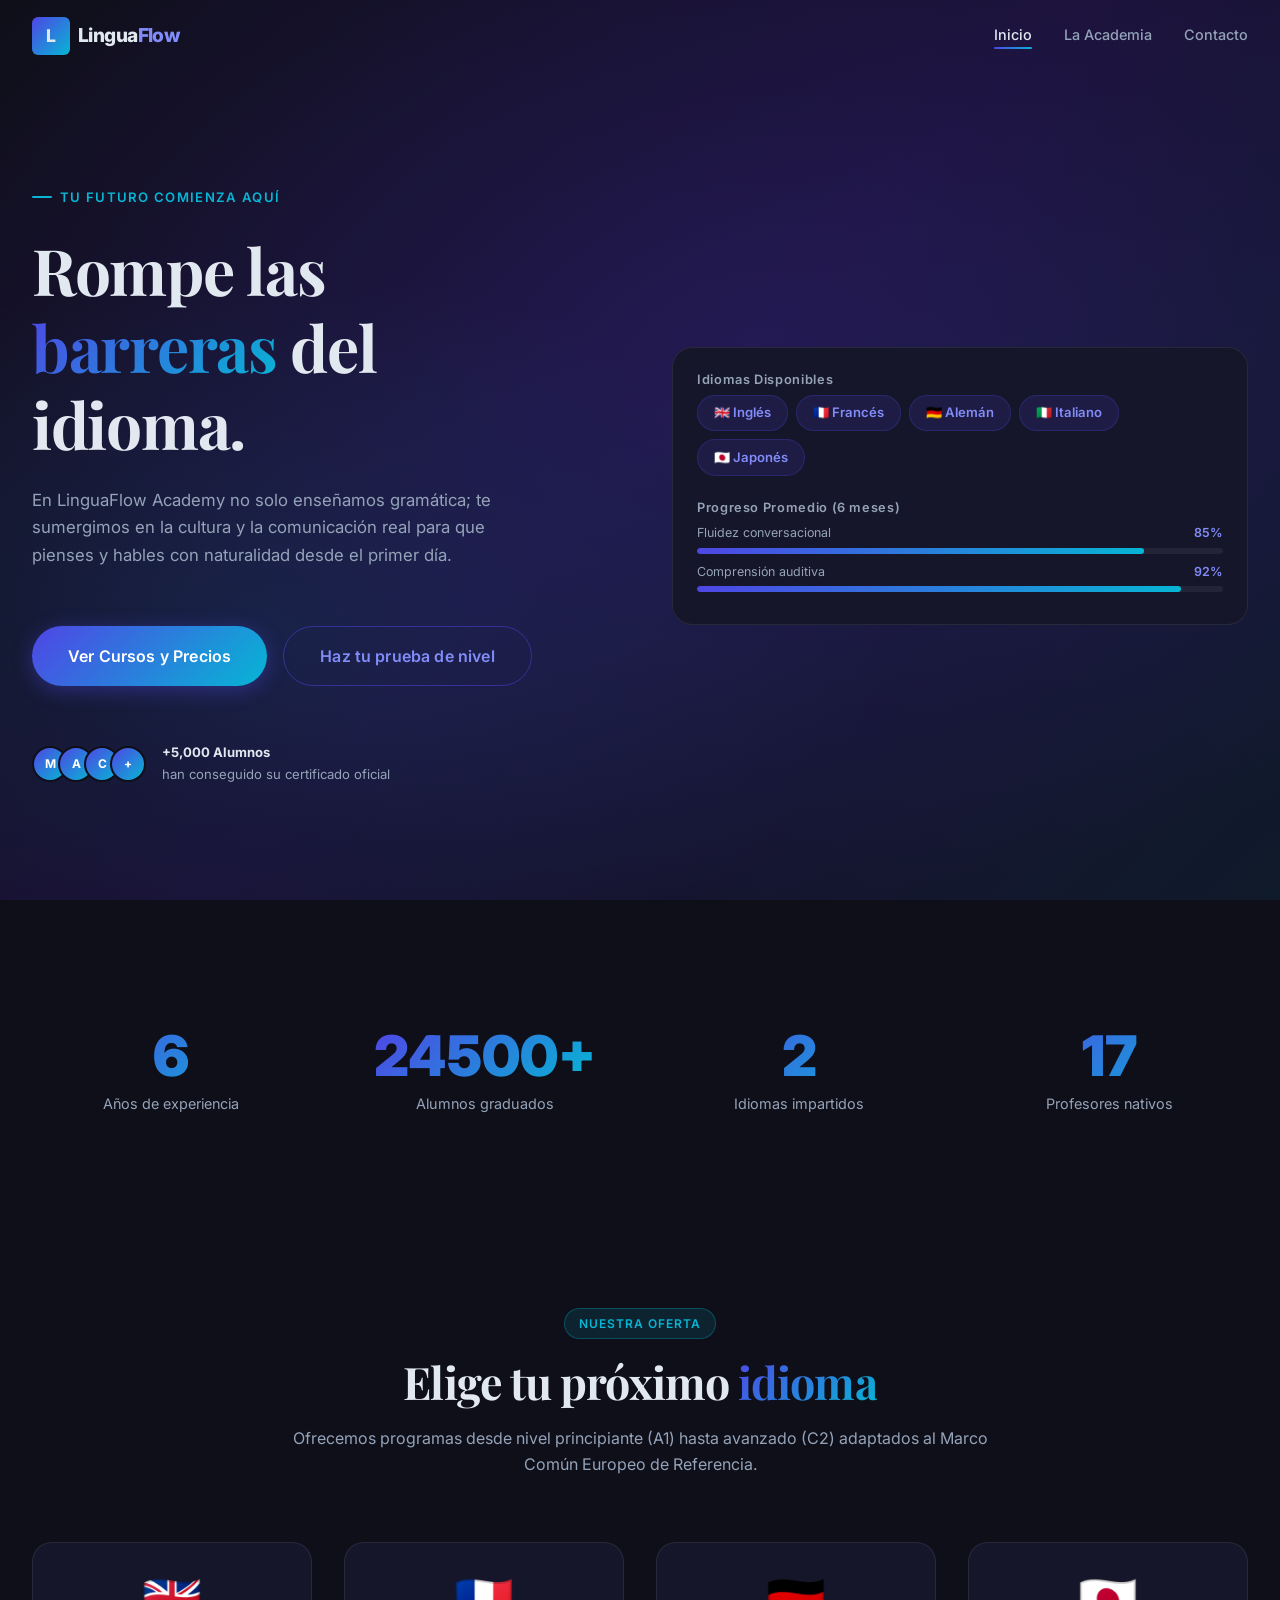
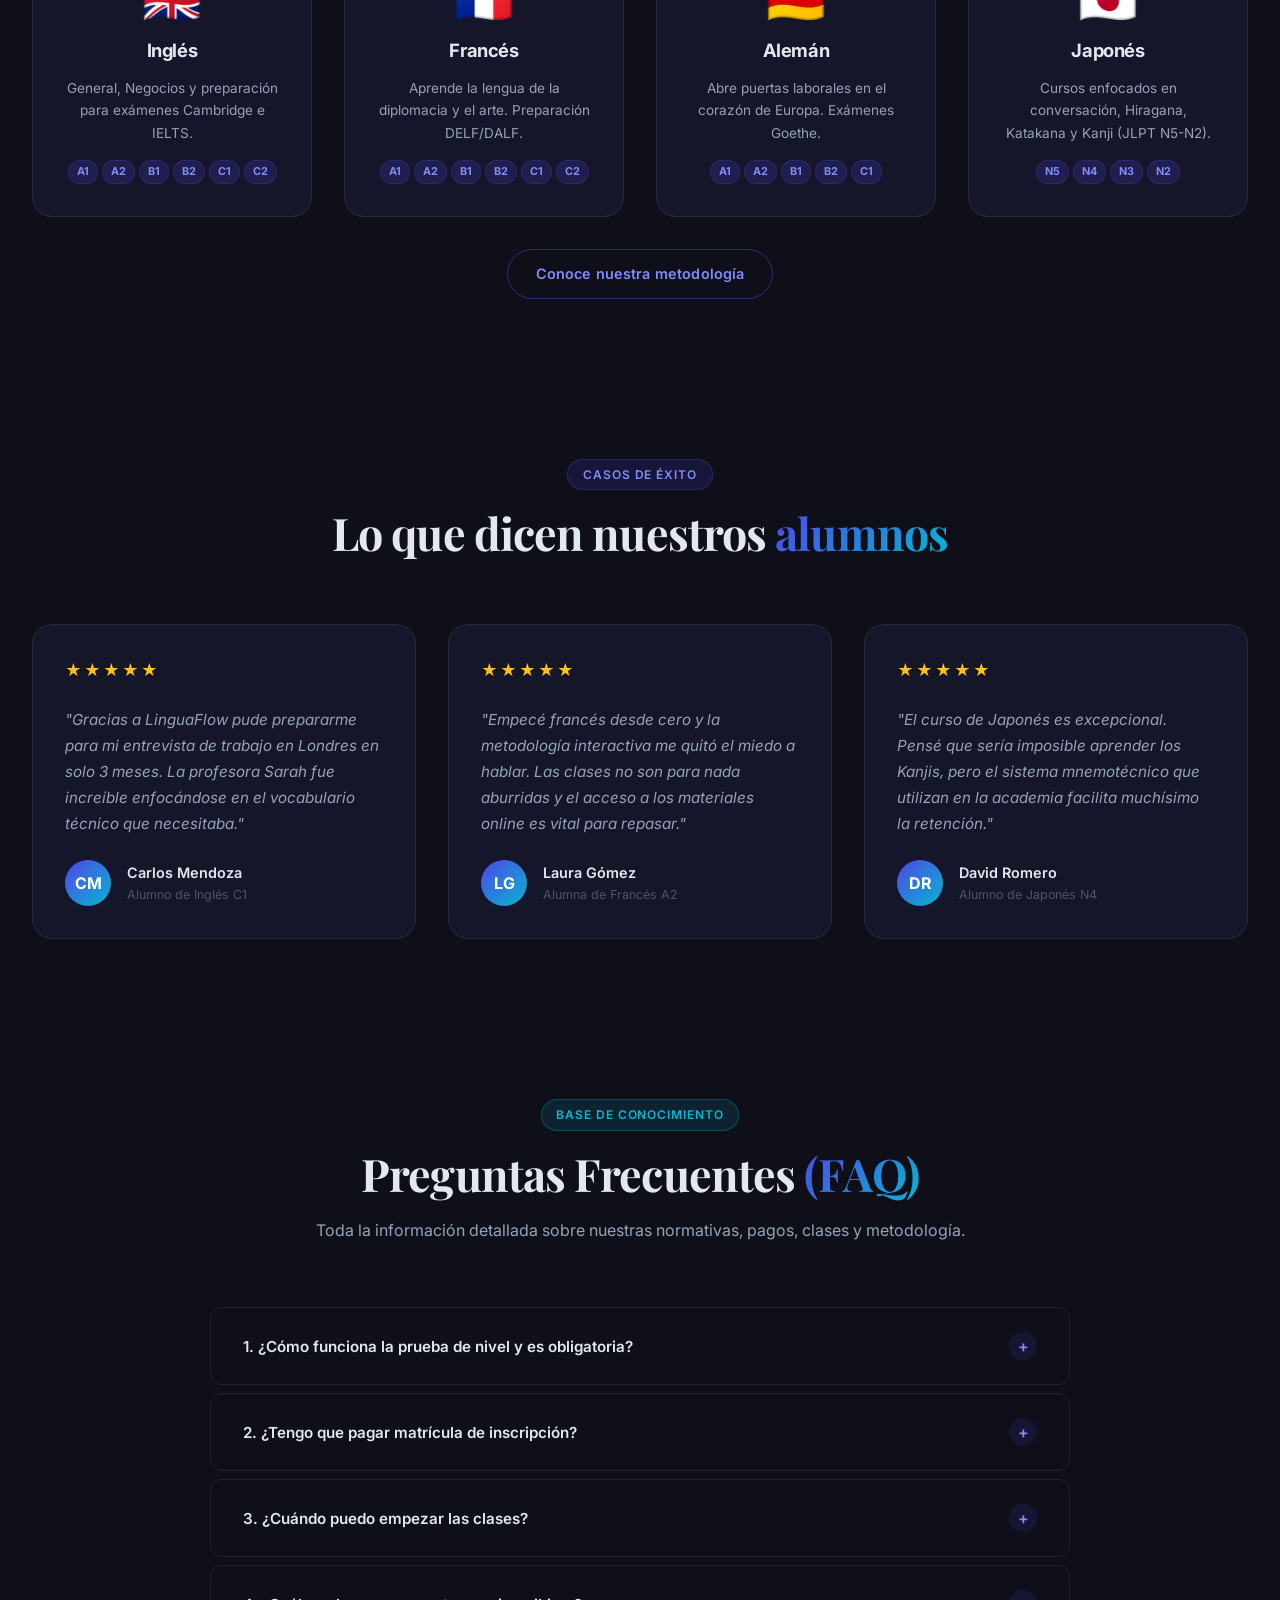
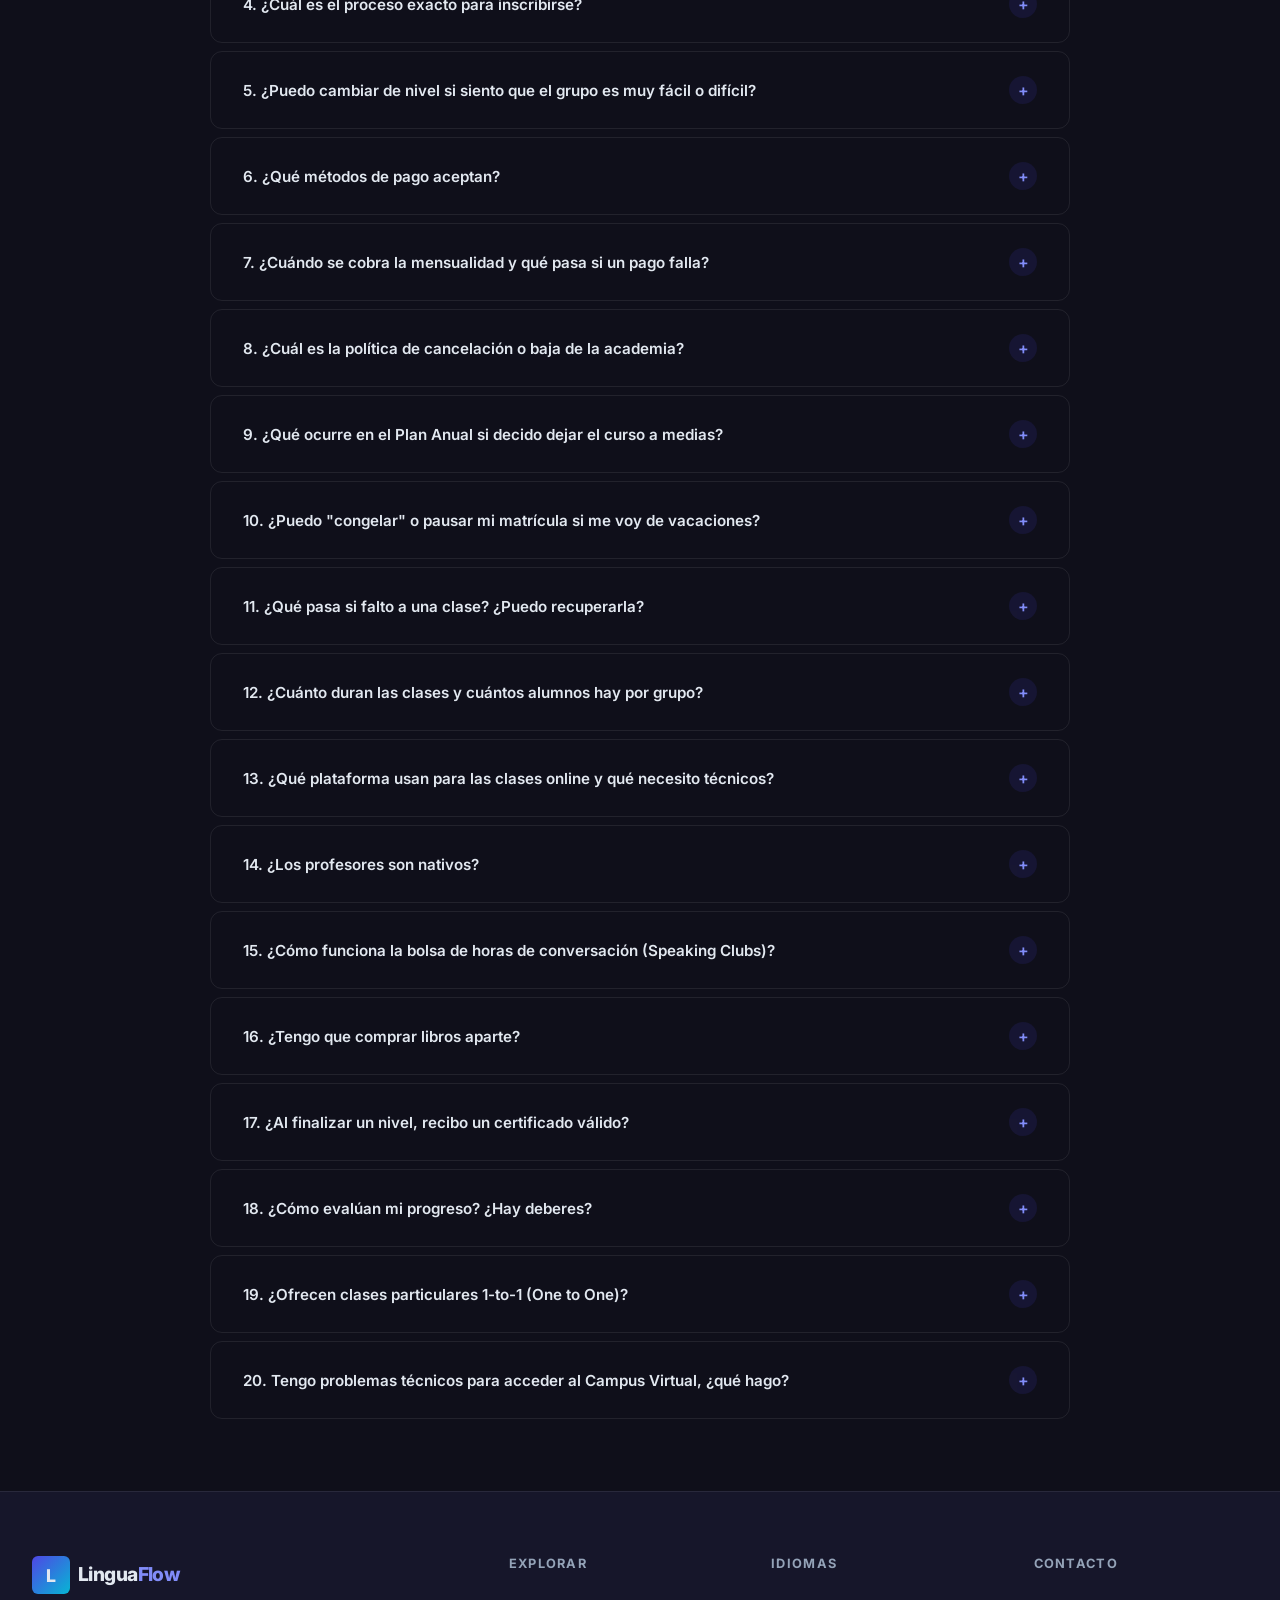
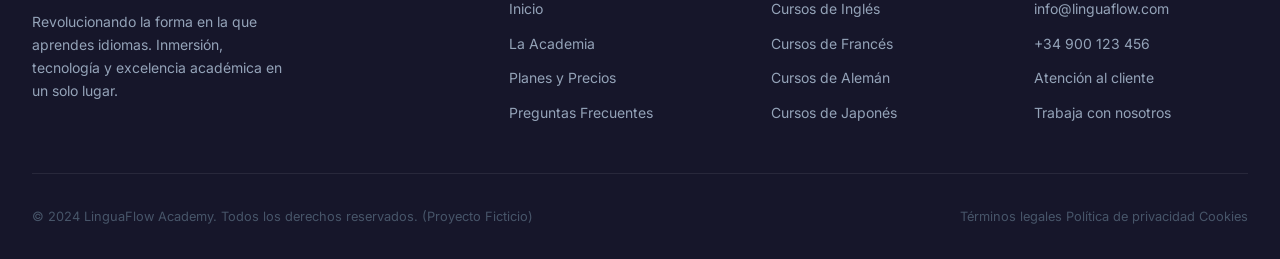
<file: index.html>
<!DOCTYPE html>
<html lang="es">

<head>
  <meta charset="UTF-8">
  <meta name="viewport" content="width=device-width, initial-scale=1.0">
  <title>LinguaFlow Academy | Domina cualquier idioma con fluidez</title>
  <meta name="description"
    content="Aprende inglés, francés, alemán, italiano y japonés con la metodología inmersiva de LinguaFlow Academy. Profesores nativos, clases online y presenciales.">
  <link rel="stylesheet" href="css/main.css">
  <link rel="stylesheet" href="css/components.css">

  <script>
    (function () { if (!window.chatbase || window.chatbase("getState") !== "initialized") { window.chatbase = (...arguments) => { if (!window.chatbase.q) { window.chatbase.q = [] } window.chatbase.q.push(arguments) }; window.chatbase = new Proxy(window.chatbase, { get(target, prop) { if (prop === "q") { return target.q } return (...args) => target(prop, ...args) } }) } const onLoad = function () { const script = document.createElement("script"); script.src = "https://www.chatbase.co/embed.min.js"; script.id = "jWU5EcwZFyzAshfRcbg0i"; script.domain = "www.chatbase.co"; document.body.appendChild(script) }; if (document.readyState === "complete") { onLoad() } else { window.addEventListener("load", onLoad) } })();
  </script>
</head>

<body>

  <!-- Progress Bar -->
  <div id="scroll-progress"></div>

  <!-- Header -->
  <header class="header">
    <div class="container header__inner">
      <a href="index.html" class="logo">
        <div class="logo__icon">L</div>
        <div class="logo__text">Lingua<span>Flow</span></div>
      </a>

      <nav class="nav">
        <a href="index.html" class="nav__link active">Inicio</a>
        <a href="views/academia.html" class="nav__link">La Academia</a>
        <a href="views/contacto.html" class="nav__link">Contacto</a>
      </nav>

      <button class="hamburger" aria-label="Abrir menú" aria-expanded="false">
        <span></span><span></span><span></span>
      </button>
    </div>
  </header>

  <!-- Mobile Nav -->
  <nav class="mobile-nav">
    <a href="index.html" class="nav__link active">Inicio</a>
    <a href="views/academia.html" class="nav__link">La Academia</a>
    <a href="views/contacto.html" class="nav__link">Contacto</a>
  </nav>

  <main>
    <!-- Hero Section -->
    <section class="hero">
      <div class="container hero__content">
        <div class="hero__text animate-fade-up">
          <span class="hero__pretitle">Tu futuro comienza aquí</span>
          <h1 class="display-font">Rompe las <span class="gradient-text">barreras</span> del idioma.</h1>
          <p class="hero__subtitle">En LinguaFlow Academy no solo enseñamos gramática; te sumergimos en la cultura y la
            comunicación real para que pienses y hables con naturalidad desde el primer día.</p>

          <div class="hero__actions mt-xl">
            <a href="views/academia.html" class="btn btn--primary btn--lg">Ver Cursos y Precios</a>
            <a href="views/contacto.html" class="btn btn--outline btn--lg">Haz tu prueba de nivel</a>
          </div>

          <div class="hero__trust mt-xl">
            <div class="hero__avatars">
              <span>M</span><span>A</span><span>C</span><span>+</span>
            </div>
            <div class="hero__trust-text">
              <strong>+5,000 Alumnos</strong>
              han conseguido su certificado oficial
            </div>
          </div>
        </div>

        <div class="hero__visual animate-fade-up animate-delay-2">
          <div class="hero__card">
            <h3 class="hero__card-title">Idiomas Disponibles</h3>
            <div class="hero__lang-chips mb-lg">
              <span class="lang-chip">🇬🇧 Inglés</span>
              <span class="lang-chip">🇫🇷 Francés</span>
              <span class="lang-chip">🇩🇪 Alemán</span>
              <span class="lang-chip">🇮🇹 Italiano</span>
              <span class="lang-chip">🇯🇵 Japonés</span>
            </div>

            <h3 class="hero__card-title">Progreso Promedio (6 meses)</h3>
            <div class="hero__progress-item">
              <div class="hero__progress-label"><span>Fluidez conversacional</span><span>85%</span></div>
              <div class="progress-bar">
                <div class="progress-fill" style="width: 85%;"></div>
              </div>
            </div>
            <div class="hero__progress-item mt-sm">
              <div class="hero__progress-label"><span>Comprensión auditiva</span><span>92%</span></div>
              <div class="progress-bar">
                <div class="progress-fill" style="width: 92%;"></div>
              </div>
            </div>
          </div>
        </div>
      </div>
    </section>

    <!-- Stats Section -->
    <section class="section">
      <div class="container">
        <div class="grid-4">
          <div class="stat-card">
            <div class="stat-card__number"><span data-target="12">0</span></div>
            <div class="stat-card__label">Años de experiencia</div>
          </div>
          <div class="stat-card">
            <div class="stat-card__number"><span data-target="5000">0</span><span data-target="0"
                data-suffix="+">+</span></div>
            <div class="stat-card__label">Alumnos graduados</div>
          </div>
          <div class="stat-card">
            <div class="stat-card__number"><span data-target="5">0</span></div>
            <div class="stat-card__label">Idiomas impartidos</div>
          </div>
          <div class="stat-card">
            <div class="stat-card__number"><span data-target="35">0</span></div>
            <div class="stat-card__label">Profesores nativos</div>
          </div>
        </div>
      </div>
    </section>

    <!-- Idiomas Resumen -->
    <section class="section section--sm">
      <div class="container">
        <div class="section-header">
          <span class="badge badge--accent">Nuestra Oferta</span>
          <h2 class="display-font">Elige tu próximo <span class="gradient-text">idioma</span></h2>
          <p>Ofrecemos programas desde nivel principiante (A1) hasta avanzado (C2) adaptados al Marco Común Europeo de
            Referencia.</p>
        </div>

        <div class="grid-auto">
          <div class="lang-card">
            <div class="lang-card__flag">🇬🇧</div>
            <h3 class="lang-card__name">Inglés</h3>
            <p class="lang-card__desc">General, Negocios y preparación para exámenes Cambridge e IELTS.</p>
            <div class="lang-card__levels">
              <span class="level-pill">A1</span><span class="level-pill">A2</span><span class="level-pill">B1</span>
              <span class="level-pill">B2</span><span class="level-pill">C1</span><span class="level-pill">C2</span>
            </div>
          </div>
          <div class="lang-card">
            <div class="lang-card__flag">🇫🇷</div>
            <h3 class="lang-card__name">Francés</h3>
            <p class="lang-card__desc">Aprende la lengua de la diplomacia y el arte. Preparación DELF/DALF.</p>
            <div class="lang-card__levels">
              <span class="level-pill">A1</span><span class="level-pill">A2</span><span class="level-pill">B1</span>
              <span class="level-pill">B2</span><span class="level-pill">C1</span><span class="level-pill">C2</span>
            </div>
          </div>
          <div class="lang-card">
            <div class="lang-card__flag">🇩🇪</div>
            <h3 class="lang-card__name">Alemán</h3>
            <p class="lang-card__desc">Abre puertas laborales en el corazón de Europa. Exámenes Goethe.</p>
            <div class="lang-card__levels">
              <span class="level-pill">A1</span><span class="level-pill">A2</span><span class="level-pill">B1</span>
              <span class="level-pill">B2</span><span class="level-pill">C1</span>
            </div>
          </div>
          <div class="lang-card">
            <div class="lang-card__flag">🇯🇵</div>
            <h3 class="lang-card__name">Japonés</h3>
            <p class="lang-card__desc">Cursos enfocados en conversación, Hiragana, Katakana y Kanji (JLPT N5-N2).</p>
            <div class="lang-card__levels">
              <span class="level-pill">N5</span><span class="level-pill">N4</span><span
                class="level-pill">N3</span><span class="level-pill">N2</span>
            </div>
          </div>
        </div>

        <div class="text-center mt-xl">
          <a href="views/academia.html" class="btn btn--outline">Conoce nuestra metodología</a>
        </div>
      </div>
    </section>

    <!-- Testimonios -->
    <section class="section">
      <div class="container">
        <div class="section-header">
          <span class="badge badge--primary">Casos de Éxito</span>
          <h2 class="display-font">Lo que dicen nuestros <span class="gradient-text">alumnos</span></h2>
        </div>

        <div class="grid-3">
          <div class="testimonial-card">
            <div class="testimonial-card__stars">★★★★★</div>
            <p class="testimonial-card__text">"Gracias a LinguaFlow pude prepararme para mi entrevista de trabajo en
              Londres en solo 3 meses. La profesora Sarah fue increíble enfocándose en el vocabulario técnico que
              necesitaba."</p>
            <div class="testimonial-card__author">
              <div class="testimonial-card__avatar">CM</div>
              <div>
                <div class="testimonial-card__name">Carlos Mendoza</div>
                <div class="testimonial-card__role">Alumno de Inglés C1</div>
              </div>
            </div>
          </div>
          <div class="testimonial-card">
            <div class="testimonial-card__stars">★★★★★</div>
            <p class="testimonial-card__text">"Empecé francés desde cero y la metodología interactiva me quitó el miedo
              a hablar. Las clases no son para nada aburridas y el acceso a los materiales online es vital para
              repasar."</p>
            <div class="testimonial-card__author">
              <div class="testimonial-card__avatar">LG</div>
              <div>
                <div class="testimonial-card__name">Laura Gómez</div>
                <div class="testimonial-card__role">Alumna de Francés A2</div>
              </div>
            </div>
          </div>
          <div class="testimonial-card">
            <div class="testimonial-card__stars">★★★★★</div>
            <p class="testimonial-card__text">"El curso de Japonés es excepcional. Pensé que sería imposible aprender
              los Kanjis, pero el sistema mnemotécnico que utilizan en la academia facilita muchísimo la retención."</p>
            <div class="testimonial-card__author">
              <div class="testimonial-card__avatar">DR</div>
              <div>
                <div class="testimonial-card__name">David Romero</div>
                <div class="testimonial-card__role">Alumno de Japonés N4</div>
              </div>
            </div>
          </div>
        </div>
      </div>
    </section>

    <!-- FAQ -->
    <section class="section section--sm bg-card" id="faq">
      <div class="container">
        <div class="section-header">
          <span class="badge badge--accent">Base de Conocimiento</span>
          <h2 class="display-font">Preguntas Frecuentes <span class="gradient-text">(FAQ)</span></h2>
          <p>Toda la información detallada sobre nuestras normativas, pagos, clases y metodología.</p>
        </div>

        <div class="faq-section">
          <!-- FAQ 1-5: Matrícula y Pruebas -->
          <div class="faq-item">
            <button class="faq-question" aria-expanded="false">
              1. ¿Cómo funciona la prueba de nivel y es obligatoria?
              <span class="faq-icon">+</span>
            </button>
            <div class="faq-answer">
              <p>La prueba de nivel es <strong>totalmente gratuita y obligatoria</strong> para todos los alumnos que ya
                tengan conocimientos previos del idioma (excepto si empiezas desde cero, nivel A1). Consta de un test
                tipo test online de 40 minutos (gramática y vocabulario) y una breve entrevista oral de 10 minutos por
                videollamada con un profesor nativo. Esto nos asegura asignarte al grupo exacto para maximizar tu
                aprendizaje.</p>
            </div>
          </div>

          <div class="faq-item">
            <button class="faq-question" aria-expanded="false">
              2. ¿Tengo que pagar matrícula de inscripción?
              <span class="faq-icon">+</span>
            </button>
            <div class="faq-answer">
              <p>Sí, existe una matrícula única de inscripción de 45€ al darte de alta por primera vez en LinguaFlow
                Academy. Sin embargo, si adquieres el plan Anual (Básico, Estándar o Premium), <strong>la matrícula te
                  sale 100% gratis</strong>. Si te das de baja y vuelves a apuntarte pasados 6 meses, deberás volver a
                abonar la matrícula.</p>
            </div>
          </div>

          <div class="faq-item">
            <button class="faq-question" aria-expanded="false">
              3. ¿Cuándo puedo empezar las clases?
              <span class="faq-icon">+</span>
            </button>
            <div class="faq-answer">
              <p>Ofrecemos <strong>matrícula abierta todo el año</strong> (rolling admission). Puedes unirte a un grupo
                existente cualquier semana, siempre que haya plazas disponibles (máximo 8 alumnos por grupo). Si entras
                a mitad de mes, el primer pago se prorrateará según las clases restantes de ese mes.</p>
            </div>
          </div>

          <div class="faq-item">
            <button class="faq-question" aria-expanded="false">
              4. ¿Cuál es el proceso exacto para inscribirse?
              <span class="faq-icon">+</span>
            </button>
            <div class="faq-answer">
              <p>El proceso es: 1) Realizar la prueba de nivel (online). 2) Recibir nuestro correo con tu nivel y los
                horarios disponibles. 3) Elegir el grupo/horario. 4) Realizar el pago de la primera mensualidad y
                matrícula mediante tarjeta o domiciliación SEPA. 5) Recibirás al instante las credenciales del Campus
                Virtual.</p>
            </div>
          </div>

          <div class="faq-item">
            <button class="faq-question" aria-expanded="false">
              5. ¿Puedo cambiar de nivel si siento que el grupo es muy fácil o difícil?
              <span class="faq-icon">+</span>
            </button>
            <div class="faq-answer">
              <p>Sí, absolutamente. Durante las dos primeras semanas el profesor evaluará tu rendimiento. Si
                consideramos (o tú sientes) que el nivel no es el adecuado, te cambiaremos de grupo sin ningún coste
                adicional de forma inmediata, dependiendo de la disponibilidad de horarios.</p>
            </div>
          </div>

          <!-- FAQ 6-10: Pagos y Condiciones -->
          <div class="faq-item">
            <button class="faq-question" aria-expanded="false">
              6. ¿Qué métodos de pago aceptan?
              <span class="faq-icon">+</span>
            </button>
            <div class="faq-answer">
              <p>Aceptamos domiciliación bancaria (adeudo SEPA) para residentes en la UE, tarjetas de crédito/débito
                (Visa, Mastercard, Amex) gestionadas a través de Stripe, y PayPal. Para los planes anuales también se
                permite la transferencia bancaria directa.</p>
            </div>
          </div>

          <div class="faq-item">
            <button class="faq-question" aria-expanded="false">
              7. ¿Cuándo se cobra la mensualidad y qué pasa si un pago falla?
              <span class="faq-icon">+</span>
            </button>
            <div class="faq-answer">
              <p>Los pagos mensuales se cobran automáticamente entre el <strong>día 1 y 5 de cada mes</strong>. Si el
                pago falla, nuestro sistema intentará realizar el cobro 3 y 5 días después. Si al día 10 del mes el pago
                sigue pendiente, el acceso al Campus Virtual y a las clases en directo será suspendido temporalmente
                hasta su regularización.</p>
            </div>
          </div>

          <div class="faq-item">
            <button class="faq-question" aria-expanded="false">
              8. ¿Cuál es la política de cancelación o baja de la academia?
              <span class="faq-icon">+</span>
            </button>
            <div class="faq-answer">
              <p>No tenemos permanencia en los planes mensuales. Para darte de baja y que no se te cobre el mes
                siguiente, debes avisar enviando un email a coordinacion@linguaflow.com <strong>antes del día 25 del mes
                  en curso</strong>. Si avisas después del día 25, se procesará el cobro del mes siguiente y tu baja
                será efectiva al mes posterior.</p>
            </div>
          </div>

          <div class="faq-item">
            <button class="faq-question" aria-expanded="false">
              9. ¿Qué ocurre en el Plan Anual si decido dejar el curso a medias?
              <span class="faq-icon">+</span>
            </button>
            <div class="faq-answer">
              <p>El Plan Anual incluye un descuento sustancial (2 meses gratis) y matrícula gratuita por el compromiso
                de un año. Si decides cancelar antes de los 12 meses, se recalculará el tiempo consumido basándose en el
                precio mensual sin descuento y se cobrará la matrícula inicial. Se te reembolsará la diferencia, si la
                hubiese.</p>
            </div>
          </div>

          <div class="faq-item">
            <button class="faq-question" aria-expanded="false">
              10. ¿Puedo "congelar" o pausar mi matrícula si me voy de vacaciones?
              <span class="faq-icon">+</span>
            </button>
            <div class="faq-answer">
              <p>Sí, ofrecemos la opción de "congelación de matrícula" (Freeze Plan) por una tarifa de mantenimiento de
                15€/mes. Esto te permite ausentarte entre 1 y 3 meses conservando tu plaza en el grupo, tu acceso a los
                materiales grabados y evitando pagar la matrícula de 45€ a tu regreso.</p>
            </div>
          </div>

          <!-- FAQ 11-15: Metodología y Clases -->
          <div class="faq-item">
            <button class="faq-question" aria-expanded="false">
              11. ¿Qué pasa si falto a una clase? ¿Puedo recuperarla?
              <span class="faq-icon">+</span>
            </button>
            <div class="faq-answer">
              <p>En LinguaFlow todas las clases grupales online <strong>se graban y suben al Campus Virtual</strong> en
                menos de 24h, por lo que siempre podrás ver lo que te perdiste. Además, si tienes el plan Estándar o
                Premium, dispones de un sistema de "Bolsa de horas" que te permite recuperar hasta 2 clases al mes
                uniéndote a otro grupo de tu mismo nivel en un horario distinto.</p>
            </div>
          </div>

          <div class="faq-item">
            <button class="faq-question" aria-expanded="false">
              12. ¿Cuánto duran las clases y cuántos alumnos hay por grupo?
              <span class="faq-icon">+</span>
            </button>
            <div class="faq-answer">
              <p>Cada sesión dura exactamente <strong>55 minutos</strong> (5 minutos de cortesía para cambios de aula
                virtual). El máximo estricto es de <strong>8 alumnos por grupo</strong>. Esto garantiza que el profesor
                pueda corregir la pronunciación de cada estudiante y que el tiempo de habla (speaking time) por alumno
                sea altísimo.</p>
            </div>
          </div>

          <div class="faq-item">
            <button class="faq-question" aria-expanded="false">
              13. ¿Qué plataforma usan para las clases online y qué necesito técnicos?
              <span class="faq-icon">+</span>
            </button>
            <div class="faq-answer">
              <p>Utilizamos <strong>Zoom Premium</strong> integrado directamente en nuestro Campus Virtual. Necesitas un
                ordenador o tablet (no recomendamos móvil por el tamaño de pantalla para leer materiales), una conexión
                estable a internet (mínimo 10Mbps), webcam encendida de forma obligatoria y un micrófono o auriculares
                con micrófono (muy recomendado para evitar ecos).</p>
            </div>
          </div>

          <div class="faq-item">
            <button class="faq-question" aria-expanded="false">
              14. ¿Los profesores son nativos?
              <span class="faq-icon">+</span>
            </button>
            <div class="faq-answer">
              <p>El 90% de nuestros profesores son nativos y el 10% son bilingües certificados (C2). Todos, sin
                excepción, cuentan con certificaciones internacionales de enseñanza de idiomas (CELTA, TEFL, FLE, DaF,
                etc.) y un mínimo de 3 años de experiencia impartiendo clases online y presenciales.</p>
            </div>
          </div>

          <div class="faq-item">
            <button class="faq-question" aria-expanded="false">
              15. ¿Cómo funciona la bolsa de horas de conversación (Speaking Clubs)?
              <span class="faq-icon">+</span>
            </button>
            <div class="faq-answer">
              <p>Los Speaking Clubs son sesiones extra de 45 minutos enfocadas 100% en debate y conversación sin
                interrupciones gramaticales severas. Si tu plan los incluye (Estándar o Premium), recibirás tokens
                mensuales en tu Campus Virtual que puedes canjear para reservar tu plaza en el Speaking Club del tema
                que más te interese (viajes, negocios, cine, etc.).</p>
            </div>
          </div>

          <!-- FAQ 16-20: Materiales, Certificados y Soporte -->
          <div class="faq-item">
            <button class="faq-question" aria-expanded="false">
              16. ¿Tengo que comprar libros aparte?
              <span class="faq-icon">+</span>
            </button>
            <div class="faq-answer">
              <p><strong>No es obligatorio.</strong> La academia proporciona todo el material digital interactivo en
                formato PDF y ejercicios en la plataforma. Sin embargo, para niveles de preparación de exámenes
                oficiales (Cambridge, Goethe, DELF), el profesor recomendará un libro de texto oficial en formato físico
                para hacer simulacros de examen reales en papel.</p>
            </div>
          </div>

          <div class="faq-item">
            <button class="faq-question" aria-expanded="false">
              17. ¿Al finalizar un nivel, recibo un certificado válido?
              <span class="faq-icon">+</span>
            </button>
            <div class="faq-answer">
              <p>Al aprobar el examen final interno de LinguaFlow Academy, recibirás un certificado de aprovechamiento
                digital avalando que has superado los objetivos de ese nivel según el MCER. Ojo: este certificado es
                interno. Si necesitas un certificado oficial (ej. B2 First de Cambridge), debes presentarte al examen
                oficial; nosotros te preparamos específicamente para ello y gestionamos tu matrícula al examen si lo
                solicitas.</p>
            </div>
          </div>

          <div class="faq-item">
            <button class="faq-question" aria-expanded="false">
              18. ¿Cómo evalúan mi progreso? ¿Hay deberes?
              <span class="faq-icon">+</span>
            </button>
            <div class="faq-answer">
              <p>Realizamos evaluaciones continuas. Cada 4 semanas hay un mini-test (Progress Check) que no afecta a la
                nota final pero sirve para ver áreas de mejora. Sí, mandamos deberes (Homework) que suponen
                aproximadamente 1.5 horas de trabajo autónomo a la semana a través de ejercicios interactivos
                auto-corregibles en el Campus Virtual y redacciones (writing) que corrige el profesor.</p>
            </div>
          </div>

          <div class="faq-item">
            <button class="faq-question" aria-expanded="false">
              19. ¿Ofrecen clases particulares 1-to-1 (One to One)?
              <span class="faq-icon">+</span>
            </button>
            <div class="faq-answer">
              <p>Sí. Nuestro Plan Premium incluye 1 o 2 sesiones particulares al mes. Además, cualquier alumno puede
                contratar Bonos de Clases Particulares sueltas (packs de 5, 10 o 20 horas) que ofrecen flexibilidad
                total de horario y un temario 100% personalizado (ej. preparar una presentación en inglés para el
                trabajo de mañana).</p>
            </div>
          </div>

          <div class="faq-item">
            <button class="faq-question" aria-expanded="false">
              20. Tengo problemas técnicos para acceder al Campus Virtual, ¿qué hago?
              <span class="faq-icon">+</span>
            </button>
            <div class="faq-answer">
              <p>Disponemos de soporte técnico online dedicado. Si no puedes acceder, puedes escribir en nuestro chat en
                vivo de la web (horario: L-V de 09:00 a 21:00) o enviar un correo a soporte@linguaflow.com (respuesta en
                menos de 2h). En caso de urgencia a la hora de entrar a una clase, puedes llamar al teléfono de
                coordinación (+34 900 123 456).</p>
            </div>
          </div>

        </div>
      </div>
    </section>
  </main>

  <!-- Footer -->
  <footer class="footer">
    <div class="container">
      <div class="footer__grid">
        <div class="footer__brand">
          <a href="index.html" class="logo">
            <div class="logo__icon">L</div>
            <div class="logo__text">Lingua<span>Flow</span></div>
          </a>
          <p>Revolucionando la forma en la que aprendes idiomas. Inmersión, tecnología y excelencia académica en un solo
            lugar.</p>
        </div>
        <div class="footer__col">
          <h4>Explorar</h4>
          <ul>
            <li><a href="index.html">Inicio</a></li>
            <li><a href="views/academia.html">La Academia</a></li>
            <li><a href="views/academia.html#pricing">Planes y Precios</a></li>
            <li><a href="index.html#faq">Preguntas Frecuentes</a></li>
          </ul>
        </div>
        <div class="footer__col">
          <h4>Idiomas</h4>
          <ul>
            <li><a href="views/academia.html">Cursos de Inglés</a></li>
            <li><a href="views/academia.html">Cursos de Francés</a></li>
            <li><a href="views/academia.html">Cursos de Alemán</a></li>
            <li><a href="views/academia.html">Cursos de Japonés</a></li>
          </ul>
        </div>
        <div class="footer__col">
          <h4>Contacto</h4>
          <ul>
            <li><a href="mailto:info@linguaflow.com">info@linguaflow.com</a></li>
            <li><a href="tel:+34900123456">+34 900 123 456</a></li>
            <li><a href="views/contacto.html">Atención al cliente</a></li>
            <li><a href="views/contacto.html">Trabaja con nosotros</a></li>
          </ul>
        </div>
      </div>
      <div class="footer__bottom">
        <div>&copy; 2024 LinguaFlow Academy. Todos los derechos reservados. (Proyecto Ficticio)</div>
        <div class="flex gap-md">
          <a href="#">Términos legales</a>
          <a href="#">Política de privacidad</a>
          <a href="#">Cookies</a>
        </div>
      </div>
    </div>
  </footer>

  <script src="js/main.js"></script>
</body>

</html>
</file>
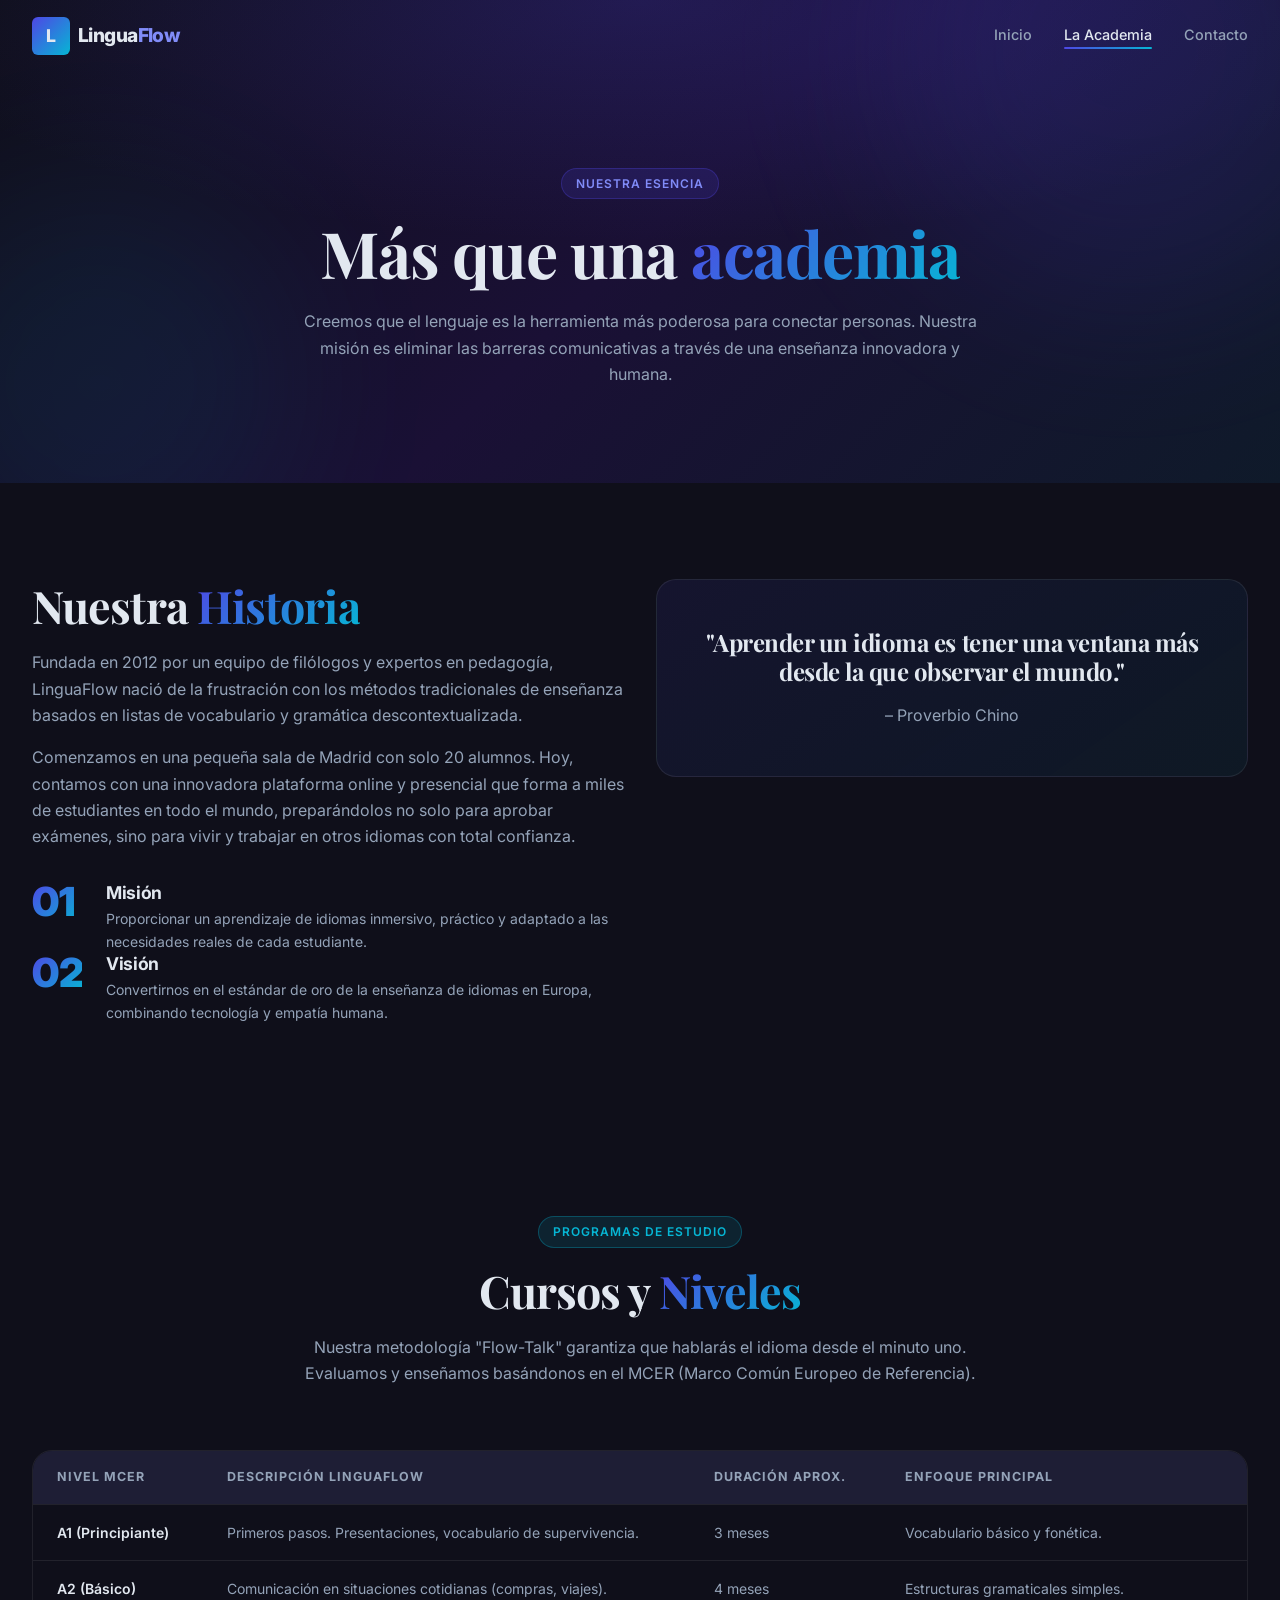
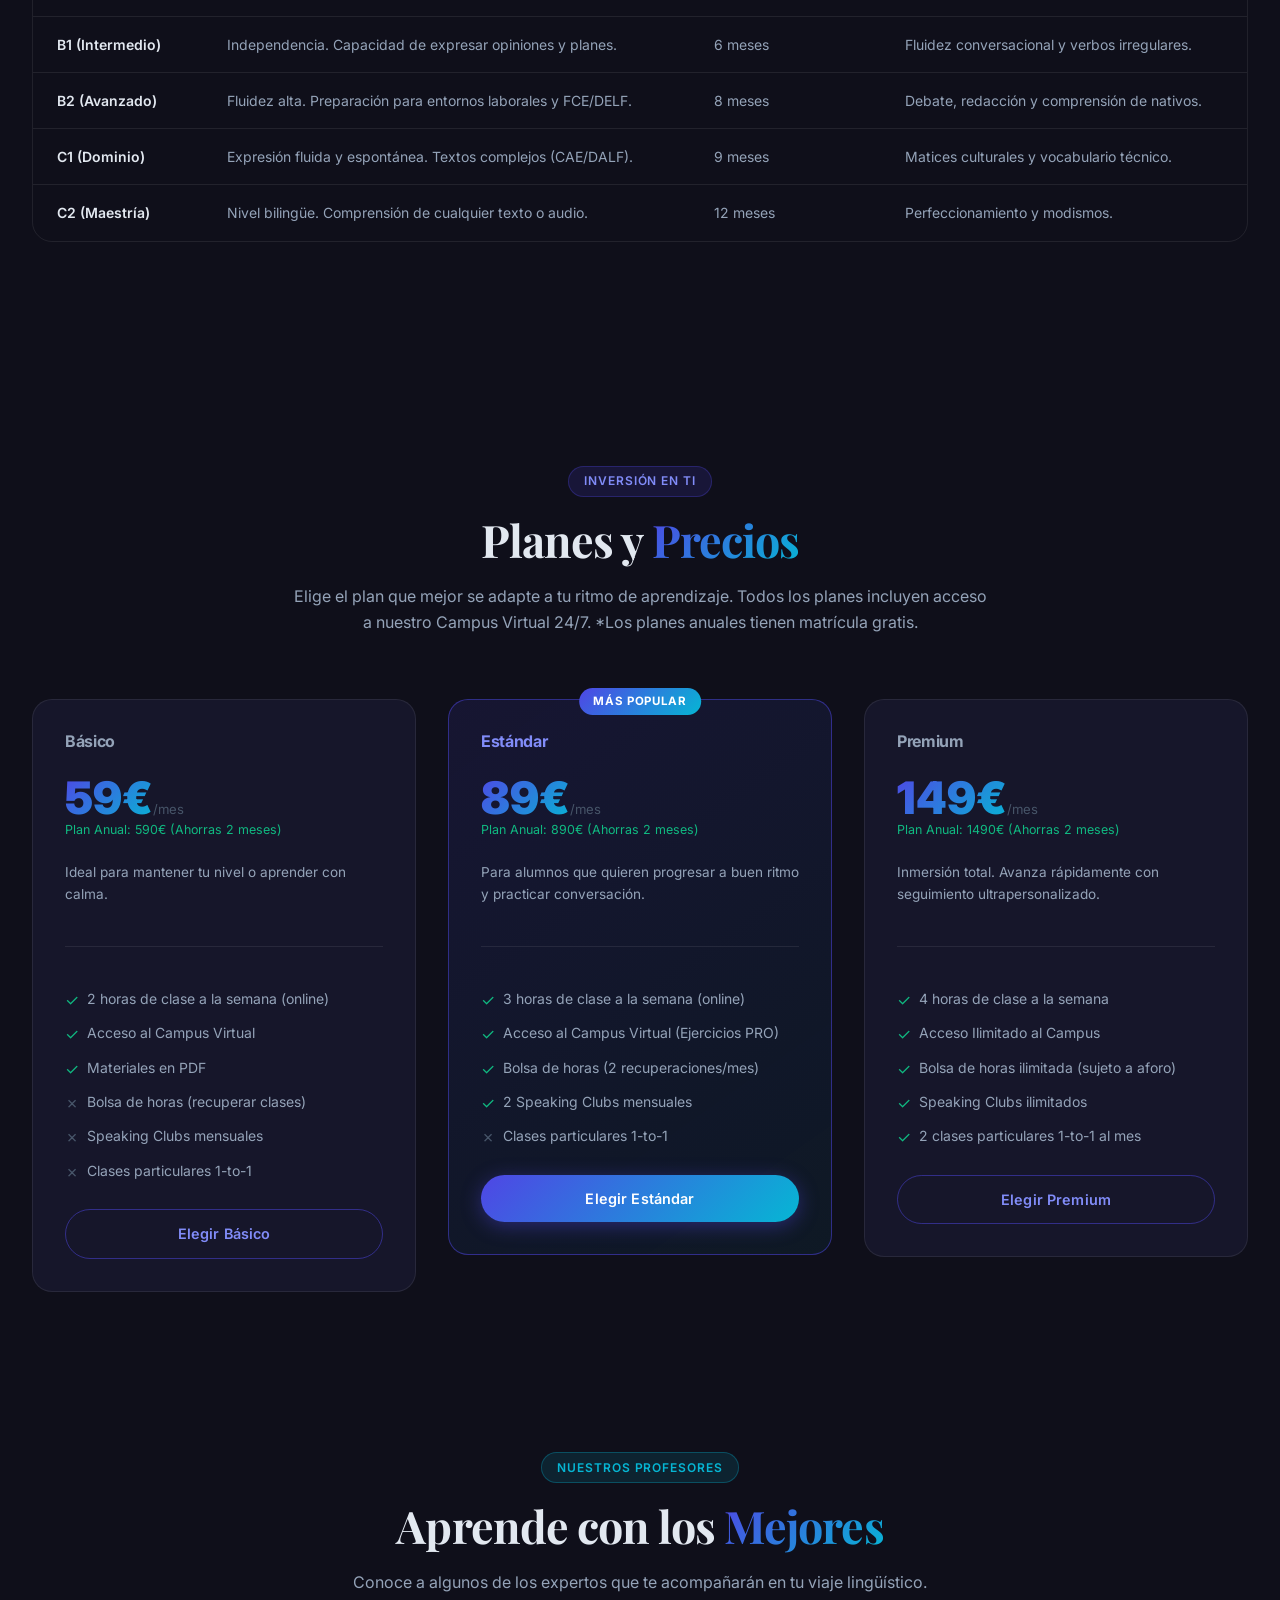
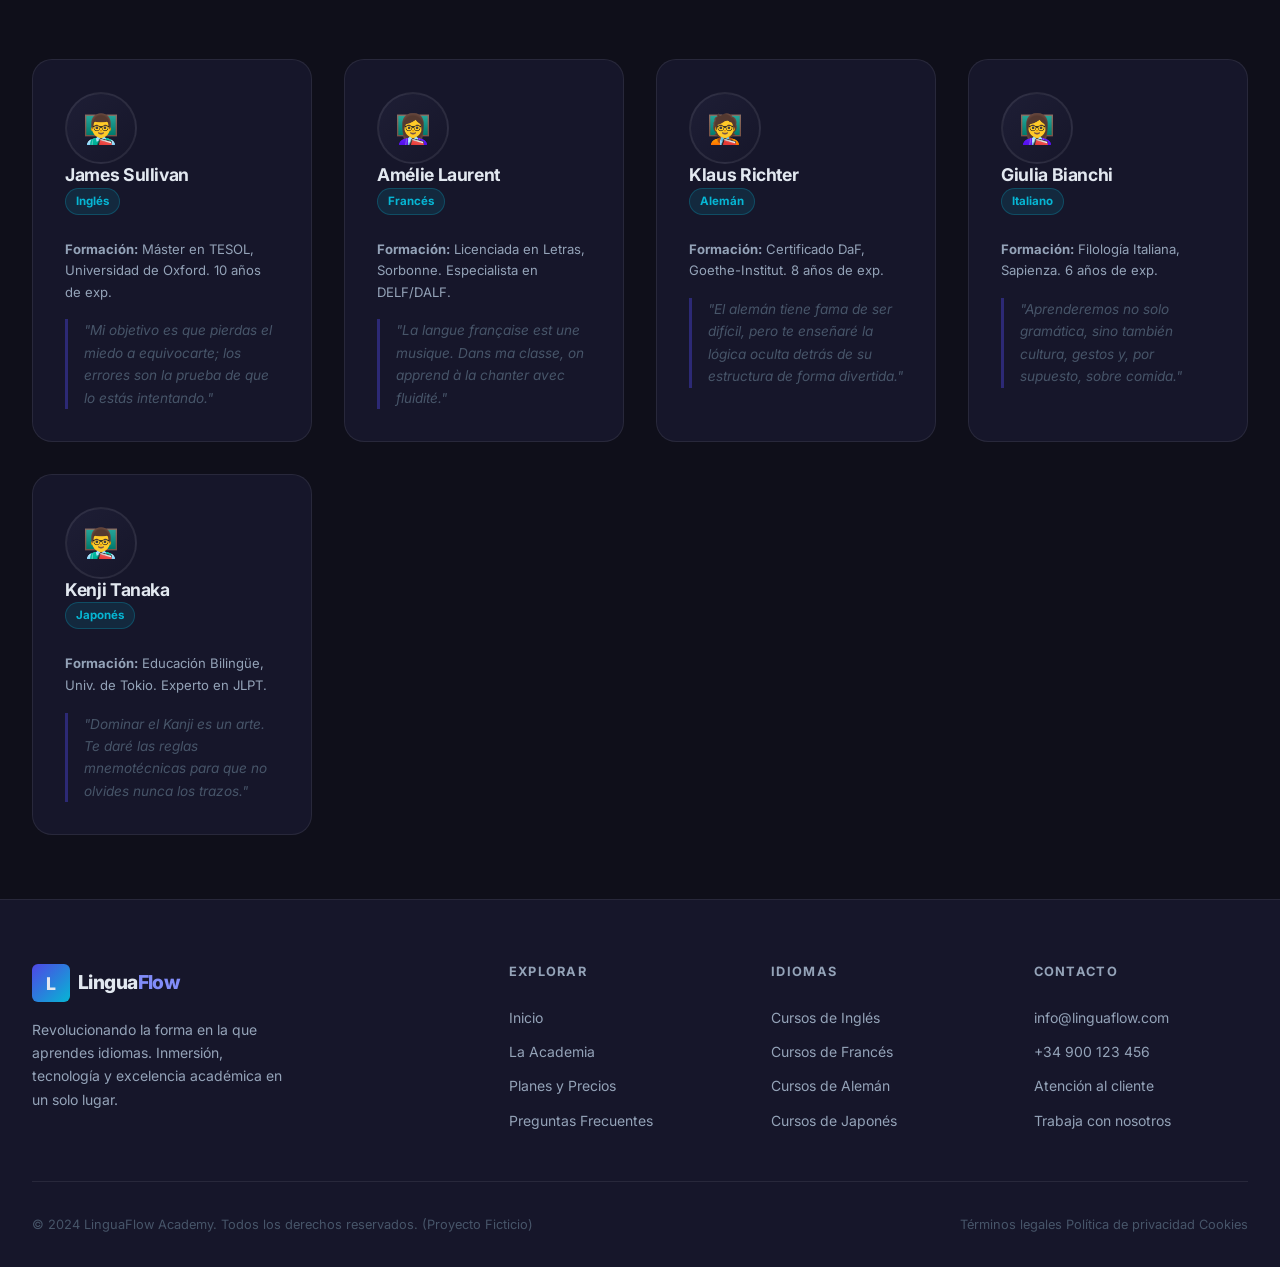
<file: views/academia.html>
<!DOCTYPE html>
<html lang="es">
<head>
  <meta charset="UTF-8">
  <meta name="viewport" content="width=device-width, initial-scale=1.0">
  <title>La Academia | LinguaFlow</title>
  <meta name="description" content="Conoce nuestra metodología, profesores nativos, cursos por niveles y planes de precios.">
  <link rel="stylesheet" href="../css/main.css">
  <link rel="stylesheet" href="../css/components.css">
</head>
<body>

  <div id="scroll-progress"></div>

  <!-- Header -->
  <header class="header">
    <div class="container header__inner">
      <a href="../index.html" class="logo">
        <div class="logo__icon">L</div>
        <div class="logo__text">Lingua<span>Flow</span></div>
      </a>
      
      <nav class="nav">
        <a href="../index.html" class="nav__link">Inicio</a>
        <a href="academia.html" class="nav__link active">La Academia</a>
        <a href="contacto.html" class="nav__link">Contacto</a>
      </nav>

      <button class="hamburger" aria-label="Abrir menú" aria-expanded="false">
        <span></span><span></span><span></span>
      </button>
    </div>
  </header>

  <!-- Mobile Nav -->
  <nav class="mobile-nav">
    <a href="../index.html" class="nav__link">Inicio</a>
    <a href="academia.html" class="nav__link active">La Academia</a>
    <a href="contacto.html" class="nav__link">Contacto</a>
  </nav>

  <main>
    <!-- Page Hero -->
    <section class="page-hero">
      <div class="orb orb--1"></div>
      <div class="orb orb--2"></div>
      <div class="container text-center animate-fade-up">
        <span class="badge badge--primary mb-md">Nuestra Esencia</span>
        <h1 class="display-font mb-md">Más que una <span class="gradient-text">academia</span></h1>
        <p class="mx-auto" style="margin-inline: auto;">Creemos que el lenguaje es la herramienta más poderosa para conectar personas. Nuestra misión es eliminar las barreras comunicativas a través de una enseñanza innovadora y humana.</p>
      </div>
    </section>

    <!-- Sobre Nosotros -->
    <section class="section">
      <div class="container">
        <div class="grid-2 align-center">
          <div>
            <h2 class="display-font mb-md">Nuestra <span class="gradient-text">Historia</span></h2>
            <p class="mb-md">Fundada en 2012 por un equipo de filólogos y expertos en pedagogía, LinguaFlow nació de la frustración con los métodos tradicionales de enseñanza basados en listas de vocabulario y gramática descontextualizada.</p>
            <p>Comenzamos en una pequeña sala de Madrid con solo 20 alumnos. Hoy, contamos con una innovadora plataforma online y presencial que forma a miles de estudiantes en todo el mundo, preparándolos no solo para aprobar exámenes, sino para vivir y trabajar en otros idiomas con total confianza.</p>
            
            <div class="mt-xl flex-col gap-md">
              <div class="value-item">
                <div class="value-num">01</div>
                <div>
                  <h4>Misión</h4>
                  <p>Proporcionar un aprendizaje de idiomas inmersivo, práctico y adaptado a las necesidades reales de cada estudiante.</p>
                </div>
              </div>
              <div class="value-item">
                <div class="value-num">02</div>
                <div>
                  <h4>Visión</h4>
                  <p>Convertirnos en el estándar de oro de la enseñanza de idiomas en Europa, combinando tecnología y empatía humana.</p>
                </div>
              </div>
            </div>
          </div>
          <div style="position: relative;">
            <div class="card card--gradient" style="padding: 3rem; text-align: center;">
              <h3 class="display-font mb-md">"Aprender un idioma es tener una ventana más desde la que observar el mundo."</h3>
              <p class="text-faint">– Proverbio Chino</p>
            </div>
          </div>
        </div>
      </div>
    </section>

    <!-- Metodología y Niveles -->
    <section class="section bg-card">
      <div class="container">
        <div class="section-header">
          <span class="badge badge--accent">Programas de Estudio</span>
          <h2 class="display-font">Cursos y <span class="gradient-text">Niveles</span></h2>
          <p>Nuestra metodología "Flow-Talk" garantiza que hablarás el idioma desde el minuto uno. Evaluamos y enseñamos basándonos en el MCER (Marco Común Europeo de Referencia).</p>
        </div>

        <div class="course-table-wrap mb-xl">
          <table class="course-table">
            <thead>
              <tr>
                <th>Nivel MCER</th>
                <th>Descripción LinguaFlow</th>
                <th>Duración aprox.</th>
                <th>Enfoque Principal</th>
              </tr>
            </thead>
            <tbody>
              <tr>
                <td>A1 (Principiante)</td>
                <td>Primeros pasos. Presentaciones, vocabulario de supervivencia.</td>
                <td>3 meses</td>
                <td>Vocabulario básico y fonética.</td>
              </tr>
              <tr>
                <td>A2 (Básico)</td>
                <td>Comunicación en situaciones cotidianas (compras, viajes).</td>
                <td>4 meses</td>
                <td>Estructuras gramaticales simples.</td>
              </tr>
              <tr>
                <td>B1 (Intermedio)</td>
                <td>Independencia. Capacidad de expresar opiniones y planes.</td>
                <td>6 meses</td>
                <td>Fluidez conversacional y verbos irregulares.</td>
              </tr>
              <tr>
                <td>B2 (Avanzado)</td>
                <td>Fluidez alta. Preparación para entornos laborales y FCE/DELF.</td>
                <td>8 meses</td>
                <td>Debate, redacción y comprensión de nativos.</td>
              </tr>
              <tr>
                <td>C1 (Dominio)</td>
                <td>Expresión fluida y espontánea. Textos complejos (CAE/DALF).</td>
                <td>9 meses</td>
                <td>Matices culturales y vocabulario técnico.</td>
              </tr>
              <tr>
                <td>C2 (Maestría)</td>
                <td>Nivel bilingüe. Comprensión de cualquier texto o audio.</td>
                <td>12 meses</td>
                <td>Perfeccionamiento y modismos.</td>
              </tr>
            </tbody>
          </table>
        </div>
      </div>
    </section>

    <!-- Precios -->
    <section class="section" id="pricing">
      <div class="container">
        <div class="section-header">
          <span class="badge badge--primary">Inversión en ti</span>
          <h2 class="display-font">Planes y <span class="gradient-text">Precios</span></h2>
          <p>Elige el plan que mejor se adapte a tu ritmo de aprendizaje. Todos los planes incluyen acceso a nuestro Campus Virtual 24/7. *Los planes anuales tienen matrícula gratis.</p>
        </div>

        <div class="pricing-grid">
          <!-- Básico -->
          <div class="pricing-card">
            <h3 class="pricing-card__name">Básico</h3>
            <div class="pricing-card__price">
              <span class="pricing-card__amount">59€</span><span class="pricing-card__period">/mes</span>
              <div class="pricing-card__annual">Plan Anual: 590€ (Ahorras 2 meses)</div>
            </div>
            <p class="pricing-card__desc">Ideal para mantener tu nivel o aprender con calma.</p>
            <hr style="border:0; border-top:1px solid var(--color-border); margin: var(--space-md) 0;">
            <div class="pricing-card__features">
              <div class="pricing-feature"><span class="check">✓</span> 2 horas de clase a la semana (online)</div>
              <div class="pricing-feature"><span class="check">✓</span> Acceso al Campus Virtual</div>
              <div class="pricing-feature"><span class="check">✓</span> Materiales en PDF</div>
              <div class="pricing-feature"><span class="cross">✗</span> Bolsa de horas (recuperar clases)</div>
              <div class="pricing-feature"><span class="cross">✗</span> Speaking Clubs mensuales</div>
              <div class="pricing-feature"><span class="cross">✗</span> Clases particulares 1-to-1</div>
            </div>
            <div class="mt-auto pt-lg">
              <a href="contacto.html" class="btn btn--outline" style="width: 100%;">Elegir Básico</a>
            </div>
          </div>

          <!-- Estándar -->
          <div class="pricing-card pricing-card--featured">
            <div class="pricing-card__badge">MÁS POPULAR</div>
            <h3 class="pricing-card__name" style="color:var(--color-primary-light)">Estándar</h3>
            <div class="pricing-card__price">
              <span class="pricing-card__amount">89€</span><span class="pricing-card__period">/mes</span>
              <div class="pricing-card__annual">Plan Anual: 890€ (Ahorras 2 meses)</div>
            </div>
            <p class="pricing-card__desc">Para alumnos que quieren progresar a buen ritmo y practicar conversación.</p>
            <hr style="border:0; border-top:1px solid var(--color-border); margin: var(--space-md) 0;">
            <div class="pricing-card__features">
              <div class="pricing-feature"><span class="check">✓</span> 3 horas de clase a la semana (online)</div>
              <div class="pricing-feature"><span class="check">✓</span> Acceso al Campus Virtual (Ejercicios PRO)</div>
              <div class="pricing-feature"><span class="check">✓</span> Bolsa de horas (2 recuperaciones/mes)</div>
              <div class="pricing-feature"><span class="check">✓</span> 2 Speaking Clubs mensuales</div>
              <div class="pricing-feature"><span class="cross">✗</span> Clases particulares 1-to-1</div>
            </div>
            <div class="mt-auto pt-lg">
              <a href="contacto.html" class="btn btn--primary" style="width: 100%;">Elegir Estándar</a>
            </div>
          </div>

          <!-- Premium -->
          <div class="pricing-card">
            <h3 class="pricing-card__name text-accent">Premium</h3>
            <div class="pricing-card__price">
              <span class="pricing-card__amount">149€</span><span class="pricing-card__period">/mes</span>
              <div class="pricing-card__annual">Plan Anual: 1490€ (Ahorras 2 meses)</div>
            </div>
            <p class="pricing-card__desc">Inmersión total. Avanza rápidamente con seguimiento ultrapersonalizado.</p>
            <hr style="border:0; border-top:1px solid var(--color-border); margin: var(--space-md) 0;">
            <div class="pricing-card__features">
              <div class="pricing-feature"><span class="check">✓</span> 4 horas de clase a la semana</div>
              <div class="pricing-feature"><span class="check">✓</span> Acceso Ilimitado al Campus</div>
              <div class="pricing-feature"><span class="check">✓</span> Bolsa de horas ilimitada (sujeto a aforo)</div>
              <div class="pricing-feature"><span class="check">✓</span> Speaking Clubs ilimitados</div>
              <div class="pricing-feature"><span class="check">✓</span> 2 clases particulares 1-to-1 al mes</div>
            </div>
            <div class="mt-auto pt-lg">
              <a href="contacto.html" class="btn btn--outline" style="width: 100%;">Elegir Premium</a>
            </div>
          </div>
        </div>
      </div>
    </section>

    <!-- Equipo Docente -->
    <section class="section section--sm bg-card">
      <div class="container">
        <div class="section-header">
          <span class="badge badge--accent">Nuestros Profesores</span>
          <h2 class="display-font">Aprende con los <span class="gradient-text">Mejores</span></h2>
          <p>Conoce a algunos de los expertos que te acompañarán en tu viaje lingüístico.</p>
        </div>

        <div class="grid-auto">
          <!-- Prof 1 -->
          <div class="teacher-card">
            <div class="flex gap-md align-center mb-sm">
              <div class="teacher-card__avatar">👨‍🏫</div>
              <div>
                <h3 class="teacher-card__name">James Sullivan</h3>
                <span class="teacher-card__lang">Inglés</span>
              </div>
            </div>
            <p class="teacher-card__formation"><strong>Formación:</strong> Máster en TESOL, Universidad de Oxford. 10 años de exp.</p>
            <p class="teacher-card__quote">"Mi objetivo es que pierdas el miedo a equivocarte; los errores son la prueba de que lo estás intentando."</p>
          </div>

          <!-- Prof 2 -->
          <div class="teacher-card">
            <div class="flex gap-md align-center mb-sm">
              <div class="teacher-card__avatar">👩‍🏫</div>
              <div>
                <h3 class="teacher-card__name">Amélie Laurent</h3>
                <span class="teacher-card__lang">Francés</span>
              </div>
            </div>
            <p class="teacher-card__formation"><strong>Formación:</strong> Licenciada en Letras, Sorbonne. Especialista en DELF/DALF.</p>
            <p class="teacher-card__quote">"La langue française est une musique. Dans ma classe, on apprend à la chanter avec fluidité."</p>
          </div>

          <!-- Prof 3 -->
          <div class="teacher-card">
            <div class="flex gap-md align-center mb-sm">
              <div class="teacher-card__avatar">🧑‍🏫</div>
              <div>
                <h3 class="teacher-card__name">Klaus Richter</h3>
                <span class="teacher-card__lang">Alemán</span>
              </div>
            </div>
            <p class="teacher-card__formation"><strong>Formación:</strong> Certificado DaF, Goethe-Institut. 8 años de exp.</p>
            <p class="teacher-card__quote">"El alemán tiene fama de ser difícil, pero te enseñaré la lógica oculta detrás de su estructura de forma divertida."</p>
          </div>

          <!-- Prof 4 -->
          <div class="teacher-card">
            <div class="flex gap-md align-center mb-sm">
              <div class="teacher-card__avatar">👩‍🏫</div>
              <div>
                <h3 class="teacher-card__name">Giulia Bianchi</h3>
                <span class="teacher-card__lang">Italiano</span>
              </div>
            </div>
            <p class="teacher-card__formation"><strong>Formación:</strong> Filología Italiana, Sapienza. 6 años de exp.</p>
            <p class="teacher-card__quote">"Aprenderemos no solo gramática, sino también cultura, gestos y, por supuesto, sobre comida."</p>
          </div>

          <!-- Prof 5 -->
          <div class="teacher-card">
            <div class="flex gap-md align-center mb-sm">
              <div class="teacher-card__avatar">👨‍🏫</div>
              <div>
                <h3 class="teacher-card__name">Kenji Tanaka</h3>
                <span class="teacher-card__lang">Japonés</span>
              </div>
            </div>
            <p class="teacher-card__formation"><strong>Formación:</strong> Educación Bilingüe, Univ. de Tokio. Experto en JLPT.</p>
            <p class="teacher-card__quote">"Dominar el Kanji es un arte. Te daré las reglas mnemotécnicas para que no olvides nunca los trazos."</p>
          </div>
        </div>

      </div>
    </section>
  </main>

  <!-- Footer -->
  <footer class="footer">
    <div class="container">
      <div class="footer__grid">
        <div class="footer__brand">
          <a href="../index.html" class="logo">
            <div class="logo__icon">L</div>
            <div class="logo__text">Lingua<span>Flow</span></div>
          </a>
          <p>Revolucionando la forma en la que aprendes idiomas. Inmersión, tecnología y excelencia académica en un solo lugar.</p>
        </div>
        <div class="footer__col">
          <h4>Explorar</h4>
          <ul>
            <li><a href="../index.html">Inicio</a></li>
            <li><a href="academia.html">La Academia</a></li>
            <li><a href="academia.html#pricing">Planes y Precios</a></li>
            <li><a href="../index.html#faq">Preguntas Frecuentes</a></li>
          </ul>
        </div>
        <div class="footer__col">
          <h4>Idiomas</h4>
          <ul>
            <li><a href="academia.html">Cursos de Inglés</a></li>
            <li><a href="academia.html">Cursos de Francés</a></li>
            <li><a href="academia.html">Cursos de Alemán</a></li>
            <li><a href="academia.html">Cursos de Japonés</a></li>
          </ul>
        </div>
        <div class="footer__col">
          <h4>Contacto</h4>
          <ul>
            <li><a href="mailto:info@linguaflow.com">info@linguaflow.com</a></li>
            <li><a href="tel:+34900123456">+34 900 123 456</a></li>
            <li><a href="contacto.html">Atención al cliente</a></li>
            <li><a href="contacto.html">Trabaja con nosotros</a></li>
          </ul>
        </div>
      </div>
      <div class="footer__bottom">
        <div>&copy; 2024 LinguaFlow Academy. Todos los derechos reservados. (Proyecto Ficticio)</div>
        <div class="flex gap-md">
          <a href="#">Términos legales</a>
          <a href="#">Política de privacidad</a>
          <a href="#">Cookies</a>
        </div>
      </div>
    </div>
  </footer>

  <script src="../js/main.js"></script>
</body>
</html>
</file>
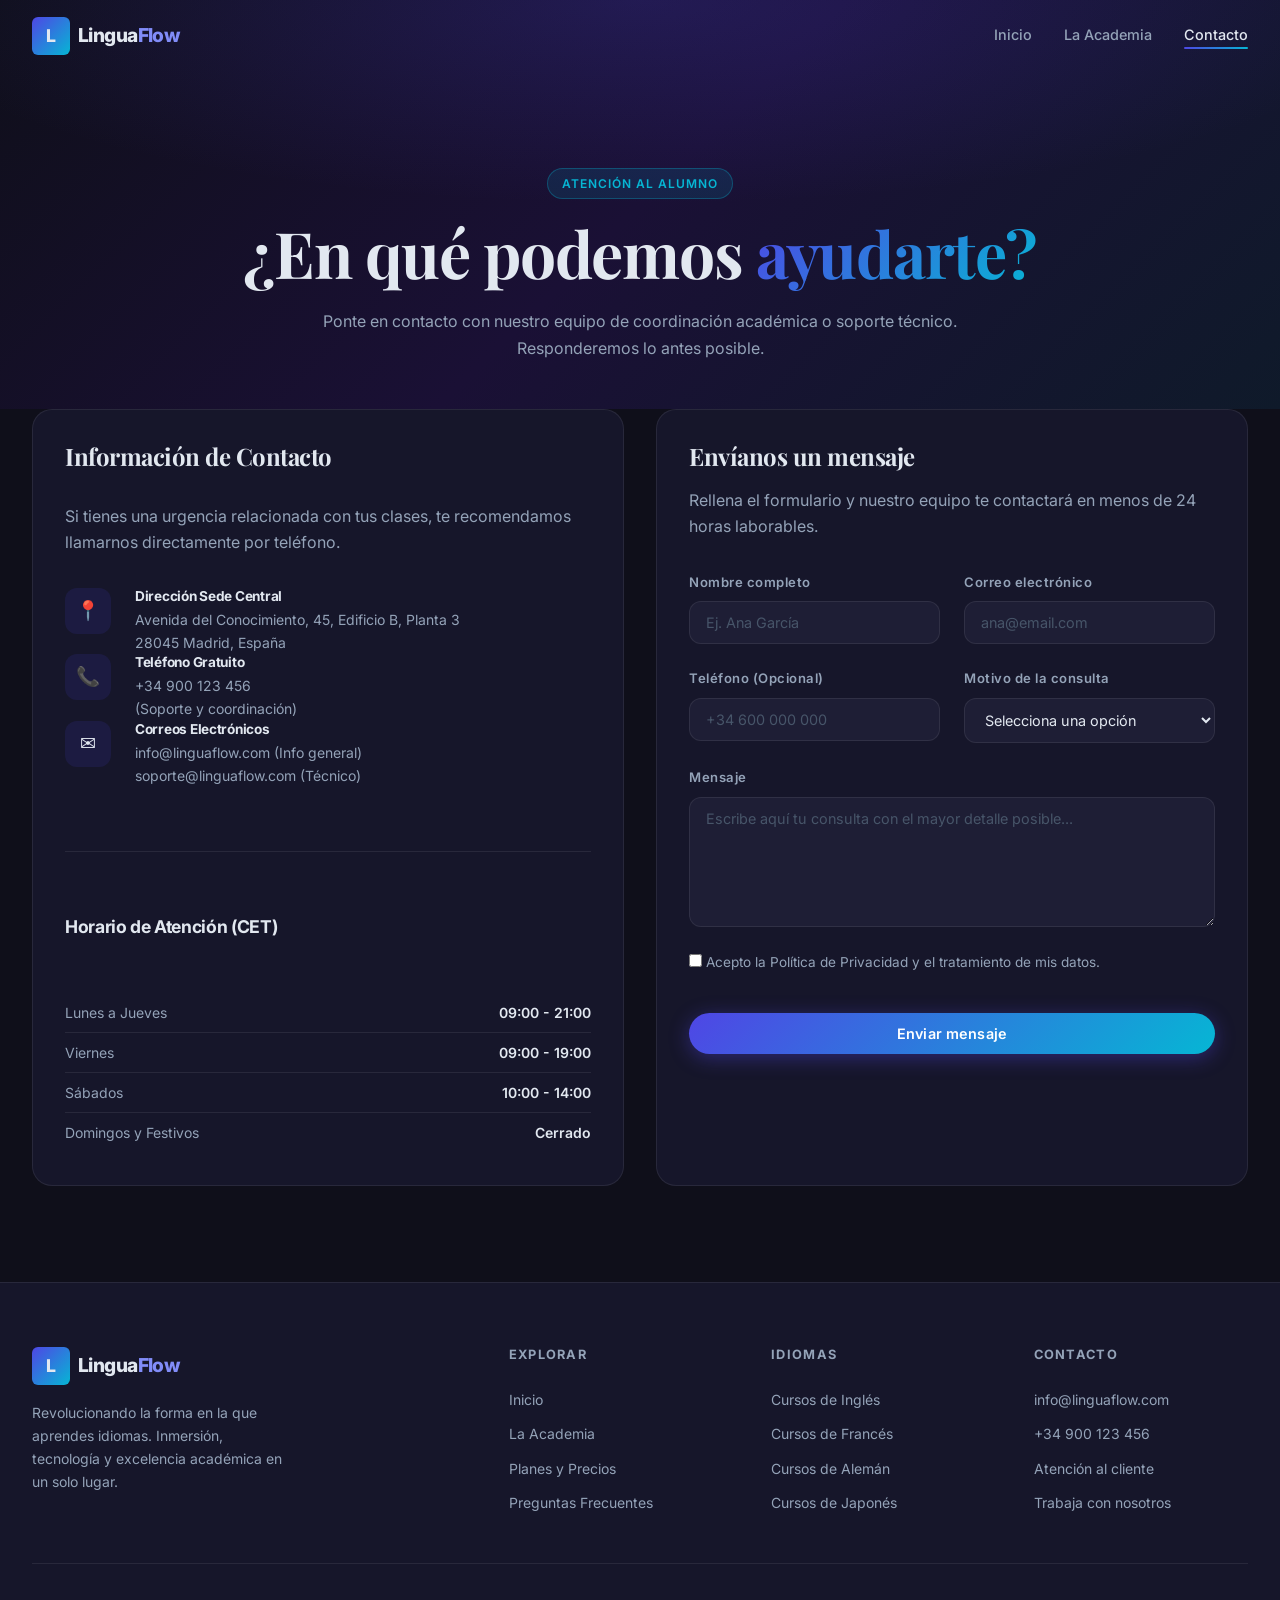
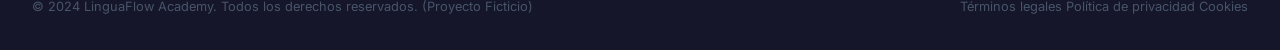
<file: views/contacto.html>
<!DOCTYPE html>
<html lang="es">

<head>
  <meta charset="UTF-8">
  <meta name="viewport" content="width=device-width, initial-scale=1.0">
  <title>Contacto | LinguaFlow Academy</title>
  <meta name="description"
    content="Ponte en contacto con nosotros. Horarios de atención, dirección y formulario de soporte.">
  <link rel="stylesheet" href="../css/main.css">
  <link rel="stylesheet" href="../css/components.css">
</head>

<body>

  <div id="scroll-progress"></div>
  <!-- Header -->
  <header class="header">
    <div class="container header__inner">
      <a href="../index.html" class="logo">
        <div class="logo__icon">L</div>
        <div class="logo__text">Lingua<span>Flow</span></div>
      </a>

      <nav class="nav">
        <a href="../index.html" class="nav__link">Inicio</a>
        <a href="academia.html" class="nav__link">La Academia</a>
        <a href="contacto.html" class="nav__link active">Contacto</a>
      </nav>

      <button class="hamburger" aria-label="Abrir menú" aria-expanded="false">
        <span></span><span></span><span></span>
      </button>
    </div>
  </header>

  <!-- Mobile Nav -->
  <nav class="mobile-nav">
    <a href="../index.html" class="nav__link">Inicio</a>
    <a href="academia.html" class="nav__link">La Academia</a>
    <a href="contacto.html" class="nav__link active">Contacto</a>
  </nav>

  <main>
    <section class="page-hero" style="padding-bottom: var(--space-2xl);">
      <div class="container text-center animate-fade-up">
        <span class="badge badge--accent mb-md">Atención al Alumno</span>
        <h1 class="display-font mb-md">¿En qué podemos <span class="gradient-text">ayudarte?</span></h1>
        <p class="mx-auto" style="margin-inline: auto;">Ponte en contacto con nuestro equipo de coordinación académica o
          soporte técnico. Responderemos lo antes posible.</p>
      </div>
    </section>

    <section class="section" style="padding-top: 0;">
      <div class="container">
        <div class="grid-2 align-start">

          <!-- Información de contacto -->
          <div class="contact-info-card animate-fade-up animate-delay-1">
            <h3 class="display-font">Información de Contacto</h3>
            <p class="text-muted">Si tienes una urgencia relacionada con tus clases, te recomendamos llamarnos
              directamente por teléfono.</p>

            <div class="flex-col gap-lg mt-md">
              <div class="contact-info-item">
                <div class="contact-info-icon">📍</div>
                <div>
                  <h4>Dirección Sede Central</h4>
                  <p>Avenida del Conocimiento, 45, Edificio B, Planta 3<br>28045 Madrid, España</p>
                </div>
              </div>
              <div class="contact-info-item">
                <div class="contact-info-icon">📞</div>
                <div>
                  <h4>Teléfono Gratuito</h4>
                  <p><a href="tel:+34900123456">+34 900 123 456</a><br><span class="text-faint">(Soporte y
                      coordinación)</span></p>
                </div>
              </div>
              <div class="contact-info-item">
                <div class="contact-info-icon">✉️</div>
                <div>
                  <h4>Correos Electrónicos</h4>
                  <p><a href="mailto:info@linguaflow.com">info@linguaflow.com</a> (Info general)<br>
                    <a href="mailto:soporte@linguaflow.com">soporte@linguaflow.com</a> (Técnico)
                  </p>
                </div>
              </div>
            </div>

            <hr style="border:0; border-top:1px solid var(--color-border); margin: var(--space-xl) 0;">

            <h4 class="mb-sm">Horario de Atención (CET)</h4>
            <table class="schedule-table">
              <tbody>
                <tr>
                  <td>Lunes a Jueves</td>
                  <td>09:00 - 21:00</td>
                </tr>
                <tr>
                  <td>Viernes</td>
                  <td>09:00 - 19:00</td>
                </tr>
                <tr>
                  <td>Sábados</td>
                  <td>10:00 - 14:00</td>
                </tr>
                <tr>
                  <td>Domingos y Festivos</td>
                  <td>Cerrado</td>
                </tr>
              </tbody>
            </table>
          </div>

          <!-- Formulario -->
          <div class="card animate-fade-up animate-delay-2">
            <h3 class="display-font mb-md">Envíanos un mensaje</h3>
            <p class="text-muted mb-xl">Rellena el formulario y nuestro equipo te contactará en menos de 24 horas
              laborables.</p>

            <form id="contact-form" class="form-grid">
              <div class="form-group">
                <label for="name" class="form-label">Nombre completo</label>
                <input type="text" id="name" class="form-input" placeholder="Ej. Ana García" required>
              </div>
              <div class="form-group">
                <label for="email" class="form-label">Correo electrónico</label>
                <input type="email" id="email" class="form-input" placeholder="ana@email.com" required>
              </div>
              <div class="form-group">
                <label for="phone" class="form-label">Teléfono (Opcional)</label>
                <input type="tel" id="phone" class="form-input" placeholder="+34 600 000 000">
              </div>
              <div class="form-group">
                <label for="subject" class="form-label">Motivo de la consulta</label>
                <select id="subject" class="form-select" required>
                  <option value="" disabled selected>Selecciona una opción</option>
                  <option value="prueba">Solicitar Prueba de Nivel</option>
                  <option value="info">Información sobre Cursos</option>
                  <option value="soporte">Soporte Técnico (Campus Virtual)</option>
                  <option value="pagos">Dudas sobre Pagos/Facturación</option>
                  <option value="otros">Otros</option>
                </select>
              </div>
              <div class="form-group form-grid--full">
                <label for="message" class="form-label">Mensaje</label>
                <textarea id="message" class="form-textarea"
                  placeholder="Escribe aquí tu consulta con el mayor detalle posible..." required></textarea>
              </div>
              <div class="form-group form-grid--full">
                <label class="flex gap-sm align-center text-muted" style="font-size: 0.85rem; cursor: pointer;">
                  <input type="checkbox" required style="accent-color: var(--color-primary);">
                  Acepto la Política de Privacidad y el tratamiento de mis datos.
                </label>
              </div>
              <div class="form-group form-grid--full form-submit-wrap">
                <button type="submit" class="btn btn--primary" style="width: 100%;">Enviar mensaje</button>
                <div id="form-success" class="form-success">¡Gracias! Hemos recibido tu mensaje. Nos pondremos en
                  contacto contigo pronto.</div>
              </div>
            </form>
          </div>

        </div>
      </div>
    </section>
  </main>

  <!-- Footer -->
  <footer class="footer">
    <div class="container">
      <div class="footer__grid">
        <div class="footer__brand">
          <a href="../index.html" class="logo">
            <div class="logo__icon">L</div>
            <div class="logo__text">Lingua<span>Flow</span></div>
          </a>
          <p>Revolucionando la forma en la que aprendes idiomas. Inmersión, tecnología y excelencia académica en un solo
            lugar.</p>
        </div>
        <div class="footer__col">
          <h4>Explorar</h4>
          <ul>
            <li><a href="../index.html">Inicio</a></li>
            <li><a href="academia.html">La Academia</a></li>
            <li><a href="academia.html#pricing">Planes y Precios</a></li>
            <li><a href="../index.html#faq">Preguntas Frecuentes</a></li>
          </ul>
        </div>
        <div class="footer__col">
          <h4>Idiomas</h4>
          <ul>
            <li><a href="academia.html">Cursos de Inglés</a></li>
            <li><a href="academia.html">Cursos de Francés</a></li>
            <li><a href="academia.html">Cursos de Alemán</a></li>
            <li><a href="academia.html">Cursos de Japonés</a></li>
          </ul>
        </div>
        <div class="footer__col">
          <h4>Contacto</h4>
          <ul>
            <li><a href="mailto:info@linguaflow.com">info@linguaflow.com</a></li>
            <li><a href="tel:+34900123456">+34 900 123 456</a></li>
            <li><a href="contacto.html">Atención al cliente</a></li>
            <li><a href="contacto.html">Trabaja con nosotros</a></li>
          </ul>
        </div>
      </div>
      <div class="footer__bottom">
        <div>&copy; 2024 LinguaFlow Academy. Todos los derechos reservados. (Proyecto Ficticio)</div>
        <div class="flex gap-md">
          <a href="#">Términos legales</a>
          <a href="#">Política de privacidad</a>
          <a href="#">Cookies</a>
        </div>
      </div>
    </div>
  </footer>

  <script src="../js/main.js"></script>
</body>

</html>
</file>
<file: css/main.css>
@import url('https://fonts.googleapis.com/css2?family=Inter:wght@300;400;500;600;700;800;900&family=Playfair+Display:ital,wght@0,700;0,800;1,700&display=swap');

/* ── Variables ─────────────────────────────────────────── */
:root {
  --color-primary: #4f46e5;
  --color-primary-dark: #3730a3;
  --color-primary-light: #818cf8;
  --color-accent: #06b6d4;
  --color-accent-dark: #0891b2;
  --color-bg: #0f0f1a;
  --color-bg-card: #16162a;
  --color-bg-elevated: #1e1e35;
  --color-border: rgba(255, 255, 255, 0.08);
  --color-text: #e2e8f0;
  --color-text-muted: #94a3b8;
  --color-text-faint: #475569;
  --color-success: #10b981;
  --color-error: #f43f5e;
  --gradient-hero: linear-gradient(135deg, #0f0f1a 0%, #1a1035 50%, #0f1a2a 100%);
  --gradient-primary: linear-gradient(135deg, var(--color-primary), var(--color-accent));
  --gradient-card: linear-gradient(145deg, rgba(79, 70, 229, 0.08), rgba(6, 182, 212, 0.04));
  --font-sans: 'Inter', system-ui, sans-serif;
  --font-display: 'Playfair Display', Georgia, serif;
  --space-xs: 0.25rem;
  --space-sm: 0.5rem;
  --space-md: 1rem;
  --space-lg: 1.5rem;
  --space-xl: 2rem;
  --space-2xl: 3rem;
  --space-3xl: 4rem;
  --space-4xl: 6rem;
  --radius-sm: 6px;
  --radius-md: 12px;
  --radius-lg: 20px;
  --radius-xl: 32px;
  --radius-full: 9999px;
  --shadow-sm: 0 2px 8px rgba(0, 0, 0, .3);
  --shadow-md: 0 4px 24px rgba(0, 0, 0, .4);
  --shadow-lg: 0 8px 48px rgba(0, 0, 0, .5);
  --transition-fast: 0.15s ease;
  --transition-base: 0.25s ease;
  --transition-slow: 0.4s ease;
  --max-width: 1280px;
  --header-h: 72px;
}

*,
*::before,
*::after {
  box-sizing: border-box;
  margin: 0;
  padding: 0;
}

html {
  scroll-behavior: smooth;
  font-size: 16px;
}

body {
  font-family: var(--font-sans);
  background-color: var(--color-bg);
  color: var(--color-text);
  line-height: 1.65;
  -webkit-font-smoothing: antialiased;
  overflow-x: hidden;
}

img {
  display: block;
  max-width: 100%;
}

a {
  color: inherit;
  text-decoration: none;
}

ul,
ol {
  list-style: none;
}

button {
  cursor: pointer;
  font-family: inherit;
}

input,
textarea,
select {
  font-family: inherit;
}

h1,
h2,
h3,
h4,
h5,
h6 {
  line-height: 1.2;
  font-weight: 700;
  letter-spacing: -0.02em;
}

h1 {
  font-size: clamp(2.4rem, 5vw, 4rem);
}

h2 {
  font-size: clamp(1.8rem, 3.5vw, 2.8rem);
}

h3 {
  font-size: clamp(1.15rem, 2vw, 1.5rem);
}

h4 {
  font-size: 1.1rem;
}

p {
  color: var(--color-text-muted);
  max-width: 70ch;
}

.display-font {
  font-family: var(--font-display);
}

/* Layout */
.container {
  width: 100%;
  max-width: var(--max-width);
  margin-inline: auto;
  padding-inline: clamp(1rem, 4vw, 2rem);
}

.section {
  padding-block: var(--space-4xl);
}

.section--sm {
  padding-block: var(--space-3xl);
}

.grid-2 {
  display: grid;
  grid-template-columns: repeat(2, 1fr);
  gap: var(--space-xl);
}

.grid-3 {
  display: grid;
  grid-template-columns: repeat(3, 1fr);
  gap: var(--space-xl);
}

.grid-4 {
  display: grid;
  grid-template-columns: repeat(4, 1fr);
  gap: var(--space-xl);
}

.grid-auto {
  display: grid;
  grid-template-columns: repeat(auto-fit, minmax(280px, 1fr));
  gap: var(--space-xl);
}

.flex-center {
  display: flex;
  align-items: center;
  justify-content: center;
}

.flex-between {
  display: flex;
  align-items: center;
  justify-content: space-between;
}

.text-center {
  text-align: center;
}

.sr-only {
  position: absolute;
  width: 1px;
  height: 1px;
  overflow: hidden;
  clip: rect(0, 0, 0, 0);
}

/* Badge */
.badge {
  display: inline-flex;
  align-items: center;
  gap: var(--space-xs);
  padding: 0.3rem 0.9rem;
  border-radius: var(--radius-full);
  font-size: 0.75rem;
  font-weight: 600;
  letter-spacing: 0.08em;
  text-transform: uppercase;
  border: 1px solid;
}

.badge--primary {
  background: rgba(79, 70, 229, .15);
  color: var(--color-primary-light);
  border-color: rgba(79, 70, 229, .3);
}

.badge--accent {
  background: rgba(6, 182, 212, .12);
  color: var(--color-accent);
  border-color: rgba(6, 182, 212, .3);
}

/* Section header */
.section-header {
  text-align: center;
  margin-bottom: var(--space-3xl);
}

.section-header .badge {
  margin-bottom: var(--space-md);
}

.section-header h2 {
  margin-bottom: var(--space-md);
}

.section-header p {
  margin-inline: auto;
}

.gradient-text {
  background: var(--gradient-primary);
  -webkit-background-clip: text;
  -webkit-text-fill-color: transparent;
  background-clip: text;
}

.divider {
  width: 60px;
  height: 3px;
  background: var(--gradient-primary);
  border-radius: var(--radius-full);
  margin: var(--space-lg) auto;
}

/* Header */
.header {
  position: fixed;
  top: 0;
  left: 0;
  right: 0;
  height: var(--header-h);
  z-index: 100;
  transition: background var(--transition-base), box-shadow var(--transition-base);
}

.header.scrolled {
  background: rgba(15, 15, 26, .9);
  backdrop-filter: blur(20px);
  -webkit-backdrop-filter: blur(20px);
  box-shadow: 0 1px 0 var(--color-border);
}

.header__inner {
  height: 100%;
  display: flex;
  align-items: center;
  justify-content: space-between;
  gap: var(--space-xl);
}

.logo {
  display: flex;
  align-items: center;
  gap: var(--space-sm);
  font-weight: 800;
  font-size: 1.2rem;
  letter-spacing: -0.03em;
  white-space: nowrap;
}

.logo__icon {
  width: 38px;
  height: 38px;
  border-radius: var(--radius-sm);
  background: var(--gradient-primary);
  display: flex;
  align-items: center;
  justify-content: center;
  font-size: 1.1rem;
  flex-shrink: 0;
}

.logo__text span {
  color: var(--color-primary-light);
}

.nav {
  display: flex;
  align-items: center;
  gap: var(--space-xl);
}

.nav__link {
  font-size: .9rem;
  font-weight: 500;
  color: var(--color-text-muted);
  position: relative;
  padding-bottom: 2px;
  transition: color var(--transition-fast);
}

.nav__link::after {
  content: '';
  position: absolute;
  bottom: 0;
  left: 0;
  width: 0;
  height: 2px;
  background: var(--gradient-primary);
  border-radius: var(--radius-full);
  transition: width var(--transition-base);
}

.nav__link:hover,
.nav__link.active {
  color: var(--color-text);
}

.nav__link:hover::after,
.nav__link.active::after {
  width: 100%;
}

.hamburger {
  display: none;
  flex-direction: column;
  gap: 5px;
  background: none;
  border: none;
  padding: var(--space-sm);
}

.hamburger span {
  width: 24px;
  height: 2px;
  background: var(--color-text);
  border-radius: var(--radius-full);
  transition: transform var(--transition-base), opacity var(--transition-base);
}

.hamburger.open span:nth-child(1) {
  transform: translateY(7px) rotate(45deg);
}

.hamburger.open span:nth-child(2) {
  opacity: 0;
}

.hamburger.open span:nth-child(3) {
  transform: translateY(-7px) rotate(-45deg);
}

.mobile-nav {
  position: fixed;
  top: var(--header-h);
  left: 0;
  right: 0;
  background: rgba(15, 15, 26, .97);
  backdrop-filter: blur(20px);
  padding: var(--space-xl);
  display: flex;
  flex-direction: column;
  gap: var(--space-lg);
  z-index: 99;
  transform: translateY(-20px);
  opacity: 0;
  visibility: hidden;
  pointer-events: none;
  transition: transform var(--transition-slow), opacity var(--transition-slow), visibility var(--transition-slow);
  border-bottom: 1px solid var(--color-border);
}

.mobile-nav.open {
  transform: translateY(0);
  opacity: 1;
  visibility: visible;
  pointer-events: auto;
}

.mobile-nav .nav__link {
  font-size: 1.1rem;
}

/* Footer */
.footer {
  background: var(--color-bg-card);
  border-top: 1px solid var(--color-border);
  padding-block: var(--space-3xl) var(--space-xl);
}

.footer__grid {
  display: grid;
  grid-template-columns: 2fr 1fr 1fr 1fr;
  gap: var(--space-2xl);
  margin-bottom: var(--space-2xl);
}

.footer__brand p {
  font-size: .875rem;
  margin-top: var(--space-md);
  max-width: 28ch;
}

.footer__col h4 {
  font-size: .8rem;
  font-weight: 700;
  letter-spacing: .1em;
  text-transform: uppercase;
  color: var(--color-text-muted);
  margin-bottom: var(--space-lg);
}

.footer__col ul {
  display: flex;
  flex-direction: column;
  gap: var(--space-sm);
}

.footer__col a {
  font-size: .875rem;
  color: var(--color-text-muted);
  transition: color var(--transition-fast);
}

.footer__col a:hover {
  color: var(--color-primary-light);
}

.footer__bottom {
  display: flex;
  align-items: center;
  justify-content: space-between;
  padding-top: var(--space-xl);
  border-top: 1px solid var(--color-border);
  font-size: .8rem;
  color: var(--color-text-faint);
  flex-wrap: wrap;
  gap: var(--space-md);
}

/* Page hero (inner pages) */
.page-hero {
  padding-top: calc(var(--header-h) + var(--space-4xl));
  padding-bottom: var(--space-4xl);
  background: var(--gradient-hero);
  position: relative;
  overflow: hidden;
}

.page-hero::before {
  content: '';
  position: absolute;
  inset: 0;
  background: radial-gradient(ellipse 60% 50% at 50% 0%, rgba(79, 70, 229, .2), transparent);
  pointer-events: none;
}

.page-hero .container {
  position: relative;
  z-index: 1;
}

/* Scroll progress */
#scroll-progress {
  position: fixed;
  top: 0;
  left: 0;
  height: 3px;
  width: 0%;
  background: var(--gradient-primary);
  z-index: 200;
  transition: width .1s linear;
}

/* Orbs */
.orb {
  position: absolute;
  border-radius: 50%;
  filter: blur(80px);
  pointer-events: none;
  opacity: .5;
}

.orb--1 {
  width: 500px;
  height: 500px;
  background: rgba(79, 70, 229, .25);
  top: -200px;
  right: -100px;
}

.orb--2 {
  width: 400px;
  height: 400px;
  background: rgba(6, 182, 212, .15);
  bottom: -100px;
  left: -100px;
}

/* Animations */
@keyframes fadeInUp {
  from {
    opacity: 0;
    transform: translateY(30px)
  }

  to {
    opacity: 1;
    transform: translateY(0)
  }
}

@keyframes float {

  0%,
  100% {
    transform: translateY(0)
  }

  50% {
    transform: translateY(-12px)
  }
}

.animate-fade-up {
  animation: fadeInUp .6s ease both;
}

.animate-delay-1 {
  animation-delay: .1s;
}

.animate-delay-2 {
  animation-delay: .2s;
}

.animate-delay-3 {
  animation-delay: .3s;
}

.animate-delay-4 {
  animation-delay: .4s;
}

/* Utilities */
.text-primary {
  color: var(--color-primary-light);
}

.text-accent {
  color: var(--color-accent);
}

.text-muted {
  color: var(--color-text-muted);
}

.text-success {
  color: var(--color-success);
}

.mb-sm {
  margin-bottom: var(--space-sm);
}

.mb-md {
  margin-bottom: var(--space-md);
}

.mb-lg {
  margin-bottom: var(--space-lg);
}

.mb-xl {
  margin-bottom: var(--space-xl);
}

.mt-xl {
  margin-top: var(--space-xl);
}

/* Responsive */
@media (max-width:1024px) {
  .grid-4 {
    grid-template-columns: repeat(2, 1fr);
  }

  .footer__grid {
    grid-template-columns: 1fr 1fr;
  }
}

@media (max-width:768px) {
  :root {
    --space-4xl: 4rem;
  }

  .nav {
    display: none;
  }

  .hamburger {
    display: flex;
  }

  .grid-2,
  .grid-3 {
    grid-template-columns: 1fr;
  }

  .footer__grid {
    grid-template-columns: 1fr;
  }

  .footer__bottom {
    flex-direction: column;
    text-align: center;
  }
}

@media (max-width:480px) {
  .grid-4 {
    grid-template-columns: 1fr;
  }
}
</file>
<file: css/components.css>
/* =========================================================
   LinguaFlow Academy — components.css
   Botones, tarjetas, tablas, formularios, FAQ
   ========================================================= */

/* ── Botones ─────────────────────────────────────────────── */
.btn {
  display: inline-flex;
  align-items: center;
  justify-content: center;
  gap: 0.5rem;
  padding: 0.75rem 1.75rem;
  border-radius: var(--radius-full);
  font-size: 0.9rem;
  font-weight: 600;
  letter-spacing: 0.01em;
  border: none;
  transition: all var(--transition-base);
  white-space: nowrap;
}
.btn--primary {
  background: var(--gradient-primary);
  color: #fff;
  box-shadow: 0 4px 20px rgba(79,70,229,.4);
}
.btn--primary:hover {
  transform: translateY(-2px);
  box-shadow: 0 8px 30px rgba(79,70,229,.55);
}
.btn--outline {
  background: transparent;
  color: var(--color-primary-light);
  border: 1.5px solid rgba(79,70,229,.5);
}
.btn--outline:hover {
  background: rgba(79,70,229,.1);
  border-color: var(--color-primary-light);
}
.btn--ghost {
  background: rgba(255,255,255,.06);
  color: var(--color-text-muted);
  border: 1.5px solid var(--color-border);
}
.btn--ghost:hover {
  background: rgba(255,255,255,.1);
  color: var(--color-text);
}
.btn--lg { padding: 1rem 2.25rem; font-size: 1rem; }
.btn--sm { padding: 0.5rem 1.2rem; font-size: 0.82rem; }

/* ── Tarjeta base ────────────────────────────────────────── */
.card {
  background: var(--color-bg-card);
  border: 1px solid var(--color-border);
  border-radius: var(--radius-lg);
  padding: var(--space-xl);
  transition: transform var(--transition-base), border-color var(--transition-base), box-shadow var(--transition-base);
}
.card:hover {
  transform: translateY(-4px);
  border-color: rgba(79,70,229,.35);
  box-shadow: 0 12px 40px rgba(79,70,229,.15);
}
.card--gradient {
  background: linear-gradient(145deg, rgba(79,70,229,.1), rgba(6,182,212,.06));
}
.card--feature {
  background: var(--color-bg-card);
  border: 1px solid var(--color-border);
  border-radius: var(--radius-lg);
  padding: var(--space-xl);
  display: flex;
  flex-direction: column;
  gap: var(--space-md);
}
.card--feature:hover {
  border-color: rgba(79,70,229,.4);
  box-shadow: 0 8px 32px rgba(79,70,229,.12);
}

/* ── Ícono de característica ─────────────────────────────── */
.feature-icon {
  width: 52px;
  height: 52px;
  border-radius: var(--radius-md);
  background: rgba(79,70,229,.15);
  display: flex;
  align-items: center;
  justify-content: center;
  font-size: 1.4rem;
  flex-shrink: 0;
}
.feature-icon--accent { background: rgba(6,182,212,.12); }

/* ── Tarjeta de idioma ───────────────────────────────────── */
.lang-card {
  background: var(--color-bg-card);
  border: 1px solid var(--color-border);
  border-radius: var(--radius-lg);
  padding: var(--space-xl);
  text-align: center;
  display: flex;
  flex-direction: column;
  align-items: center;
  gap: var(--space-md);
  transition: all var(--transition-base);
  cursor: default;
}
.lang-card:hover {
  transform: translateY(-6px);
  border-color: rgba(79,70,229,.4);
  box-shadow: 0 16px 48px rgba(79,70,229,.18);
}
.lang-card__flag {
  font-size: 3rem;
  line-height: 1;
}
.lang-card__name {
  font-size: 1.15rem;
  font-weight: 700;
}
.lang-card__levels {
  display: flex;
  gap: 4px;
  flex-wrap: wrap;
  justify-content: center;
}
.level-pill {
  padding: 2px 8px;
  border-radius: var(--radius-full);
  font-size: 0.68rem;
  font-weight: 700;
  background: rgba(79,70,229,.18);
  color: var(--color-primary-light);
  border: 1px solid rgba(79,70,229,.25);
}
.lang-card__desc { font-size: 0.85rem; color: var(--color-text-muted); margin: 0; }

/* ── Tarjeta de estadística ──────────────────────────────── */
.stat-card {
  text-align: center;
  padding: var(--space-xl);
}
.stat-card__number {
  font-size: clamp(2.2rem, 5vw, 3.5rem);
  font-weight: 900;
  line-height: 1;
  background: var(--gradient-primary);
  -webkit-background-clip: text;
  -webkit-text-fill-color: transparent;
  background-clip: text;
}
.stat-card__label {
  font-size: 0.9rem;
  color: var(--color-text-muted);
  margin-top: var(--space-sm);
}

/* ── Tarjeta de testimonio ───────────────────────────────── */
.testimonial-card {
  background: var(--color-bg-card);
  border: 1px solid var(--color-border);
  border-radius: var(--radius-lg);
  padding: var(--space-xl);
  display: flex;
  flex-direction: column;
  gap: var(--space-lg);
}
.testimonial-card__stars { color: #fbbf24; font-size: 1rem; letter-spacing: 2px; }
.testimonial-card__text {
  font-size: 0.95rem;
  color: var(--color-text-muted);
  font-style: italic;
  line-height: 1.7;
  margin: 0;
  max-width: none;
}
.testimonial-card__author { display: flex; align-items: center; gap: var(--space-md); margin-top: auto; }
.testimonial-card__avatar {
  width: 46px;
  height: 46px;
  border-radius: 50%;
  background: var(--gradient-primary);
  display: flex;
  align-items: center;
  justify-content: center;
  font-weight: 700;
  font-size: 1rem;
  color: #fff;
  flex-shrink: 0;
}
.testimonial-card__name { font-weight: 600; font-size: 0.9rem; }
.testimonial-card__role { font-size: 0.78rem; color: var(--color-text-faint); }

/* ── Tarjeta de profesor ─────────────────────────────────── */
.teacher-card {
  background: var(--color-bg-card);
  border: 1px solid var(--color-border);
  border-radius: var(--radius-lg);
  padding: var(--space-xl);
  display: flex;
  flex-direction: column;
  gap: var(--space-md);
  transition: all var(--transition-base);
}
.teacher-card:hover {
  transform: translateY(-4px);
  border-color: rgba(6,182,212,.35);
  box-shadow: 0 12px 36px rgba(6,182,212,.12);
}
.teacher-card__avatar {
  width: 72px;
  height: 72px;
  border-radius: 50%;
  display: flex;
  align-items: center;
  justify-content: center;
  font-size: 1.8rem;
  background: linear-gradient(135deg, var(--color-bg-elevated), var(--color-bg-card));
  border: 2px solid var(--color-border);
  flex-shrink: 0;
}
.teacher-card__lang {
  display: inline-block;
  padding: 3px 10px;
  border-radius: var(--radius-full);
  font-size: 0.72rem;
  font-weight: 700;
  background: rgba(6,182,212,.12);
  color: var(--color-accent);
  border: 1px solid rgba(6,182,212,.25);
}
.teacher-card__name { font-size: 1.1rem; font-weight: 700; }
.teacher-card__formation { font-size: 0.82rem; color: var(--color-text-muted); margin: 0; }
.teacher-card__quote {
  font-size: 0.85rem;
  font-style: italic;
  color: var(--color-text-faint);
  border-left: 3px solid rgba(79,70,229,.4);
  padding-left: var(--space-md);
  margin: 0;
  max-width: none;
}

/* ── Tabla de precios ────────────────────────────────────── */
.pricing-grid {
  display: grid;
  grid-template-columns: repeat(3, 1fr);
  gap: var(--space-xl);
  align-items: start;
}
.pricing-card {
  background: var(--color-bg-card);
  border: 1px solid var(--color-border);
  border-radius: var(--radius-lg);
  padding: var(--space-xl);
  display: flex;
  flex-direction: column;
  gap: var(--space-lg);
  transition: all var(--transition-base);
}
.pricing-card:hover { transform: translateY(-4px); box-shadow: var(--shadow-lg); }
.pricing-card--featured {
  border-color: rgba(79,70,229,.5);
  background: linear-gradient(145deg, rgba(79,70,229,.12), rgba(6,182,212,.06));
  position: relative;
}
.pricing-card__badge {
  position: absolute;
  top: -12px;
  left: 50%;
  transform: translateX(-50%);
  background: var(--gradient-primary);
  color: #fff;
  font-size: 0.72rem;
  font-weight: 700;
  padding: 4px 14px;
  border-radius: var(--radius-full);
  letter-spacing: 0.06em;
  white-space: nowrap;
}
.pricing-card__name { font-size: 1rem; font-weight: 700; color: var(--color-text-muted); }
.pricing-card__price { line-height: 1; }
.pricing-card__amount {
  font-size: 2.8rem;
  font-weight: 900;
  line-height: 1;
  background: var(--gradient-primary);
  -webkit-background-clip: text;
  -webkit-text-fill-color: transparent;
  background-clip: text;
}
.pricing-card__period { font-size: 0.82rem; color: var(--color-text-faint); }
.pricing-card__annual { font-size: 0.78rem; color: var(--color-success); margin-top: var(--space-xs); }
.pricing-card__desc { font-size: 0.85rem; color: var(--color-text-muted); margin: 0; }
.pricing-card__features { display: flex; flex-direction: column; gap: var(--space-sm); }
.pricing-feature {
  display: flex;
  align-items: flex-start;
  gap: var(--space-sm);
  font-size: 0.875rem;
  color: var(--color-text-muted);
}
.pricing-feature .check { color: var(--color-success); font-size: 1rem; flex-shrink: 0; }
.pricing-feature .cross { color: var(--color-text-faint); font-size: 1rem; flex-shrink: 0; }

/* ── Tabla comparativa de precios ────────────────────────── */
.price-table {
  width: 100%;
  border-collapse: collapse;
  border-radius: var(--radius-lg);
  overflow: hidden;
}
.price-table th,
.price-table td {
  padding: var(--space-md) var(--space-lg);
  text-align: center;
  border-bottom: 1px solid var(--color-border);
  font-size: 0.9rem;
}
.price-table th {
  background: var(--color-bg-elevated);
  font-weight: 700;
  font-size: 0.82rem;
  letter-spacing: 0.06em;
  text-transform: uppercase;
  color: var(--color-text-muted);
}
.price-table th:first-child,
.price-table td:first-child { text-align: left; }
.price-table td { color: var(--color-text-muted); }
.price-table td:first-child { color: var(--color-text); font-weight: 500; }
.price-table tr:last-child td { border-bottom: none; }
.price-table .featured-col { background: rgba(79,70,229,.07); }
.price-table .check-icon { color: var(--color-success); }
.price-table .cross-icon { color: var(--color-text-faint); opacity: 0.5; }

/* ── FAQ Acordeón ────────────────────────────────────────── */
.faq-section { max-width: 860px; margin-inline: auto; }
.faq-item {
  border: 1px solid var(--color-border);
  border-radius: var(--radius-md);
  margin-bottom: var(--space-sm);
  overflow: hidden;
  transition: border-color var(--transition-base);
}
.faq-item.open { border-color: rgba(79,70,229,.4); }
.faq-question {
  width: 100%;
  background: none;
  border: none;
  padding: var(--space-lg) var(--space-xl);
  display: flex;
  align-items: center;
  justify-content: space-between;
  gap: var(--space-lg);
  text-align: left;
  font-size: 0.95rem;
  font-weight: 600;
  color: var(--color-text);
  transition: background var(--transition-fast);
}
.faq-question:hover { background: rgba(79,70,229,.06); }
.faq-icon {
  flex-shrink: 0;
  width: 28px;
  height: 28px;
  border-radius: 50%;
  background: rgba(79,70,229,.12);
  display: flex;
  align-items: center;
  justify-content: center;
  font-size: 1rem;
  color: var(--color-primary-light);
  transition: transform var(--transition-base), background var(--transition-base);
}
.faq-item.open .faq-icon { transform: rotate(45deg); background: rgba(79,70,229,.25); }
.faq-answer {
  max-height: 0;
  overflow: hidden;
  transition: max-height 0.35s ease, padding 0.25s ease;
  padding: 0 var(--space-xl);
}
.faq-answer p {
  font-size: 0.9rem;
  line-height: 1.8;
  color: var(--color-text-muted);
  max-width: none;
  padding-bottom: var(--space-lg);
  margin: 0;
}
.faq-item.open .faq-answer { max-height: 600px; padding-top: 0; }

/* ── Formulario de contacto ──────────────────────────────── */
.form-grid {
  display: grid;
  grid-template-columns: 1fr 1fr;
  gap: var(--space-lg);
}
.form-grid--full { grid-column: 1 / -1; }
.form-group { display: flex; flex-direction: column; gap: var(--space-sm); }
.form-label {
  font-size: 0.82rem;
  font-weight: 600;
  color: var(--color-text-muted);
  letter-spacing: 0.04em;
}
.form-input,
.form-select,
.form-textarea {
  background: var(--color-bg-elevated);
  border: 1.5px solid var(--color-border);
  border-radius: var(--radius-md);
  padding: 0.75rem 1rem;
  color: var(--color-text);
  font-size: 0.9rem;
  transition: border-color var(--transition-fast), box-shadow var(--transition-fast);
  outline: none;
  width: 100%;
}
.form-input:focus,
.form-select:focus,
.form-textarea:focus {
  border-color: var(--color-primary);
  box-shadow: 0 0 0 3px rgba(79,70,229,.2);
}
.form-input::placeholder,
.form-textarea::placeholder { color: var(--color-text-faint); }
.form-select option { background: var(--color-bg-elevated); }
.form-textarea { resize: vertical; min-height: 130px; }

.form-submit-wrap { text-align: center; margin-top: var(--space-md); }
.form-success {
  display: none;
  margin-top: var(--space-lg);
  padding: var(--space-lg);
  background: rgba(16,185,129,.1);
  border: 1px solid rgba(16,185,129,.3);
  border-radius: var(--radius-md);
  text-align: center;
  color: var(--color-success);
  font-weight: 600;
}
.form-success.visible { display: block; }

/* ── Info de contacto ────────────────────────────────────── */
.contact-info-card {
  background: var(--color-bg-card);
  border: 1px solid var(--color-border);
  border-radius: var(--radius-lg);
  padding: var(--space-xl);
  display: flex;
  flex-direction: column;
  gap: var(--space-xl);
}
.contact-info-item { display: flex; gap: var(--space-lg); align-items: flex-start; }
.contact-info-icon {
  width: 46px;
  height: 46px;
  border-radius: var(--radius-md);
  background: rgba(79,70,229,.12);
  display: flex;
  align-items: center;
  justify-content: center;
  font-size: 1.2rem;
  flex-shrink: 0;
}
.contact-info-item h4 { font-size: 0.85rem; font-weight: 700; margin-bottom: 4px; }
.contact-info-item p  { font-size: 0.875rem; color: var(--color-text-muted); margin: 0; max-width: none; }

/* ── Sección de horario ──────────────────────────────────── */
.schedule-table { width: 100%; border-collapse: collapse; margin-top: var(--space-md); }
.schedule-table td { padding: var(--space-sm) 0; border-bottom: 1px solid var(--color-border); font-size: 0.875rem; }
.schedule-table td:first-child { color: var(--color-text-muted); }
.schedule-table td:last-child { color: var(--color-text); font-weight: 600; text-align: right; }
.schedule-table tr:last-child td { border-bottom: none; }

/* ── Hero (homepage) ─────────────────────────────────────── */
.hero {
  min-height: 100vh;
  display: flex;
  align-items: center;
  background: var(--gradient-hero);
  position: relative;
  overflow: hidden;
  padding-top: var(--header-h);
}
.hero::before {
  content: '';
  position: absolute; inset: 0;
  background: radial-gradient(ellipse 70% 60% at 60% 40%, rgba(79,70,229,.18), transparent),
              radial-gradient(ellipse 50% 40% at 20% 70%, rgba(6,182,212,.1), transparent);
  pointer-events: none;
}
.hero__content {
  position: relative; z-index: 1;
  display: grid;
  grid-template-columns: 1fr 1fr;
  gap: var(--space-3xl);
  align-items: center;
  padding-block: var(--space-4xl);
}
.hero__text { display: flex; flex-direction: column; gap: var(--space-lg); }
.hero__pretitle {
  display: inline-flex;
  align-items: center;
  gap: var(--space-sm);
  font-size: 0.82rem;
  font-weight: 600;
  color: var(--color-accent);
  text-transform: uppercase;
  letter-spacing: 0.1em;
}
.hero__pretitle::before { content: ''; width: 20px; height: 2px; background: var(--color-accent); border-radius: var(--radius-full); }
.hero h1 { max-width: 12ch; }
.hero__subtitle { font-size: 1.05rem; color: var(--color-text-muted); max-width: 44ch; }
.hero__actions { display: flex; gap: var(--space-md); flex-wrap: wrap; }
.hero__trust { display: flex; align-items: center; gap: var(--space-md); }
.hero__avatars { display: flex; }
.hero__avatars span {
  width: 36px; height: 36px; border-radius: 50%;
  background: var(--gradient-primary);
  border: 2px solid var(--color-bg);
  display: flex; align-items: center; justify-content: center;
  font-size: 0.75rem; font-weight: 700; color: #fff;
  margin-left: -10px;
}
.hero__avatars span:first-child { margin-left: 0; }
.hero__trust-text { font-size: 0.82rem; color: var(--color-text-muted); }
.hero__trust-text strong { color: var(--color-text); display: block; }

.hero__visual {
  display: flex;
  flex-direction: column;
  gap: var(--space-lg);
  animation: float 5s ease-in-out infinite;
}
.hero__card {
  background: var(--color-bg-card);
  border: 1px solid var(--color-border);
  border-radius: var(--radius-lg);
  padding: var(--space-lg);
  backdrop-filter: blur(10px);
}
.hero__card-title { font-size: 0.8rem; color: var(--color-text-muted); margin-bottom: var(--space-sm); font-weight: 600; letter-spacing: .05em; }
.hero__lang-chips { display: flex; flex-wrap: wrap; gap: var(--space-sm); }
.lang-chip {
  padding: 0.4rem 1rem;
  border-radius: var(--radius-full);
  background: rgba(79,70,229,.15);
  border: 1px solid rgba(79,70,229,.25);
  font-size: 0.82rem;
  font-weight: 600;
  color: var(--color-primary-light);
}
.hero__progress-item { margin-bottom: var(--space-sm); }
.hero__progress-label { display: flex; justify-content: space-between; font-size: 0.78rem; margin-bottom: 4px; }
.hero__progress-label span:first-child { color: var(--color-text-muted); }
.hero__progress-label span:last-child { color: var(--color-primary-light); font-weight: 600; }
.progress-bar { height: 6px; background: rgba(255,255,255,.06); border-radius: var(--radius-full); overflow: hidden; }
.progress-fill { height: 100%; border-radius: var(--radius-full); background: var(--gradient-primary); }

/* ── Cursos tabla ────────────────────────────────────────── */
.course-table-wrap { overflow-x: auto; border-radius: var(--radius-lg); border: 1px solid var(--color-border); }
.course-table { width: 100%; border-collapse: collapse; min-width: 600px; }
.course-table th { background: var(--color-bg-elevated); padding: var(--space-md) var(--space-lg); font-size: 0.78rem; font-weight: 700; letter-spacing: .08em; text-transform: uppercase; color: var(--color-text-muted); text-align: left; }
.course-table td { padding: var(--space-md) var(--space-lg); border-top: 1px solid var(--color-border); font-size: 0.875rem; color: var(--color-text-muted); vertical-align: middle; }
.course-table td:first-child { color: var(--color-text); font-weight: 600; }
.course-table tr:hover td { background: rgba(79,70,229,.04); }

/* ── Valores ─────────────────────────────────────────────── */
.value-item { display: flex; gap: var(--space-lg); align-items: flex-start; }
.value-num {
  font-size: 2.5rem;
  font-weight: 900;
  line-height: 1;
  background: var(--gradient-primary);
  -webkit-background-clip: text;
  -webkit-text-fill-color: transparent;
  background-clip: text;
  flex-shrink: 0;
  width: 50px;
}
.value-item h4 { margin-bottom: var(--space-xs); }
.value-item p  { font-size: 0.875rem; margin: 0; max-width: none; }

/* ── Responsive components ───────────────────────────────── */
@media (max-width: 1024px) {
  .pricing-grid { grid-template-columns: 1fr; max-width: 480px; margin-inline: auto; }
  .hero__content { grid-template-columns: 1fr; }
  .hero__visual { display: none; }
  .hero h1 { max-width: none; }
}
@media (max-width: 768px) {
  .form-grid { grid-template-columns: 1fr; }
  .form-grid--full { grid-column: auto; }
}
</file>
